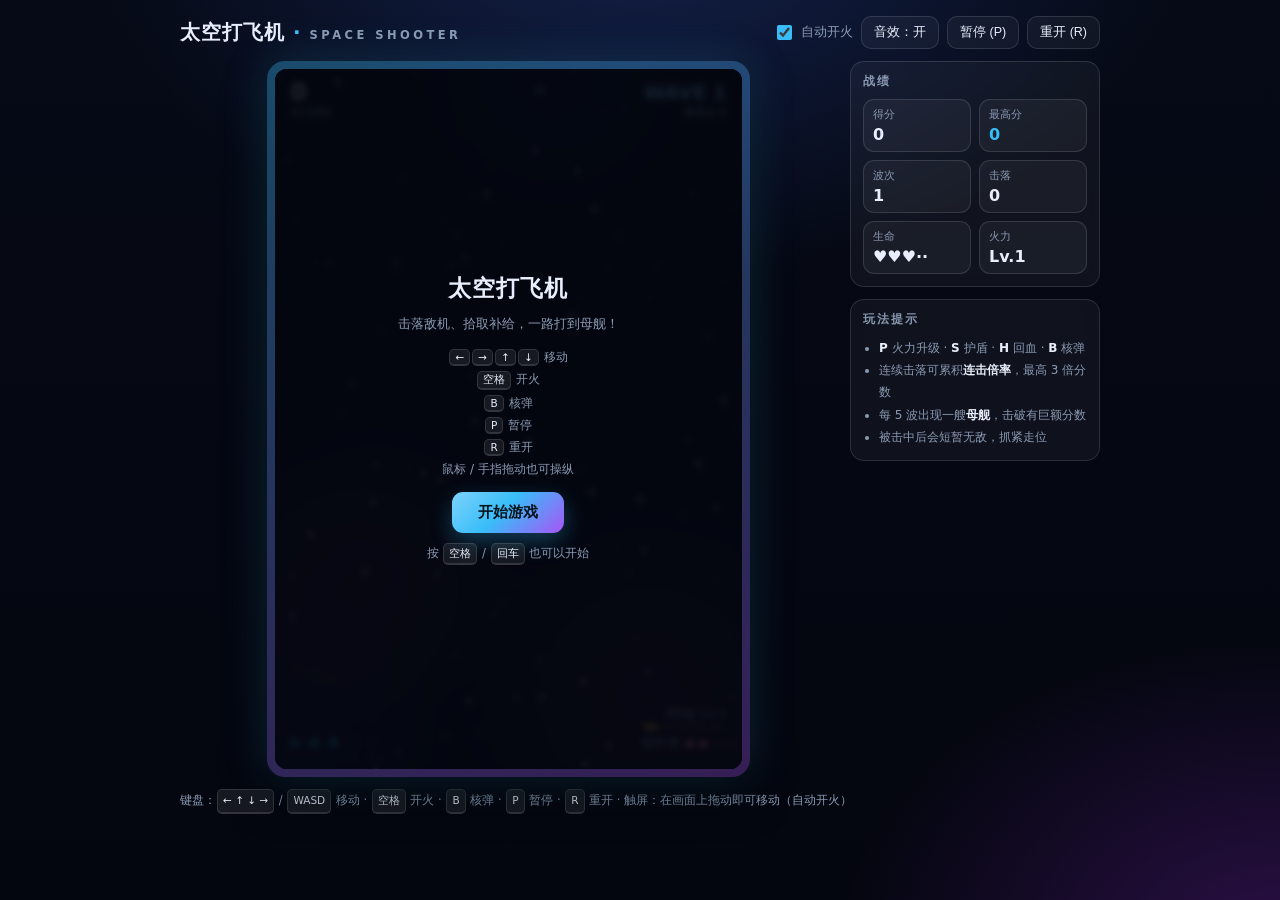
<file: index.html>
<!DOCTYPE html>
<html lang="zh-CN">
<head>
<meta charset="utf-8" />
<meta name="viewport" content="width=device-width, initial-scale=1, maximum-scale=1, user-scalable=no" />
<title>太空打飞机 · Space Shooter</title>
<link rel="stylesheet" href="style.css" />
</head>
<body>
<div class="app">

  <header class="topbar">
    <h1>太空打飞机<span class="dot">·</span><em>SPACE SHOOTER</em></h1>
    <div class="actions">
      <label class="switch" title="开启后无需一直按住开火键">
        <input type="checkbox" id="chkAuto" checked />
        <span>自动开火</span>
      </label>
      <button id="btnSound" class="ghost-btn" type="button">音效：开</button>
      <button id="btnPause" class="ghost-btn" type="button">暂停 (P)</button>
      <button id="btnRestart" class="ghost-btn" type="button">重开 (R)</button>
    </div>
  </header>

  <main class="stage">
    <div class="board-col" id="boardCol">
    <div class="board-wrap" id="boardWrap">
      <canvas id="game"></canvas>

      <div class="overlay" id="overlay">
        <h2 id="ovTitle">太空打飞机</h2>
        <p id="ovText">击落敌机、拾取补给，一路打到母舰！</p>
        <div class="keys" id="ovKeys">
          <span><kbd>←</kbd><kbd>→</kbd><kbd>↑</kbd><kbd>↓</kbd> 移动</span>
          <span><kbd>空格</kbd> 开火</span>
          <span><kbd>B</kbd> 核弹</span>
          <span><kbd>P</kbd> 暂停</span>
          <span><kbd>R</kbd> 重开</span>
          <span>鼠标 / 手指拖动也可操纵</span>
        </div>
        <button id="ovBtn" class="primary-btn" type="button">开始游戏</button>
        <p class="tiny" id="ovTiny">按 <kbd>空格</kbd> / <kbd>回车</kbd> 也可以开始</p>
      </div>
      </div>
    </div>

    <aside class="side">
      <div class="box">
        <h2>战绩</h2>
        <div class="stats">
          <div class="stat"><span>得分</span><b id="uiScore">0</b></div>
          <div class="stat"><span>最高分</span><b id="uiHigh" class="accent">0</b></div>
          <div class="stat"><span>波次</span><b id="uiWave">0</b></div>
          <div class="stat"><span>击落</span><b id="uiKills">0</b></div>
          <div class="stat"><span>生命</span><b id="uiLives">♥♥♥</b></div>
          <div class="stat"><span>火力</span><b id="uiWeapon">Lv.1</b></div>
        </div>
      </div>

      <div class="box">
        <h2>玩法提示</h2>
        <ul class="tips">
          <li><b>P</b> 火力升级 · <b>S</b> 护盾 · <b>H</b> 回血 · <b>B</b> 核弹</li>
          <li>连续击落可累积<b>连击倍率</b>，最高 3 倍分数</li>
          <li>每 5 波出现一艘<b>母舰</b>，击破有巨额分数</li>
          <li>被击中后会短暂无敌，抓紧走位</li>
        </ul>
      </div>
    </aside>
  </main>

  <div class="touchbar" id="touchbar">
    <button type="button" data-act="left">◀</button>
    <button type="button" data-act="right">▶</button>
    <button type="button" data-act="bomb">核弹 B</button>
    <button type="button" data-act="pause">暂停</button>
  </div>

  <footer class="footnote">
    键盘：<kbd>← ↑ ↓ →</kbd> / <kbd>WASD</kbd> 移动 · <kbd>空格</kbd> 开火 · <kbd>B</kbd> 核弹 · <kbd>P</kbd> 暂停 · <kbd>R</kbd> 重开 ·
    触屏：在画面上拖动即可移动（自动开火）
  </footer>

</div>
<script src="core.js"></script>
<script src="game.js"></script>
</body>
</html>
</file>
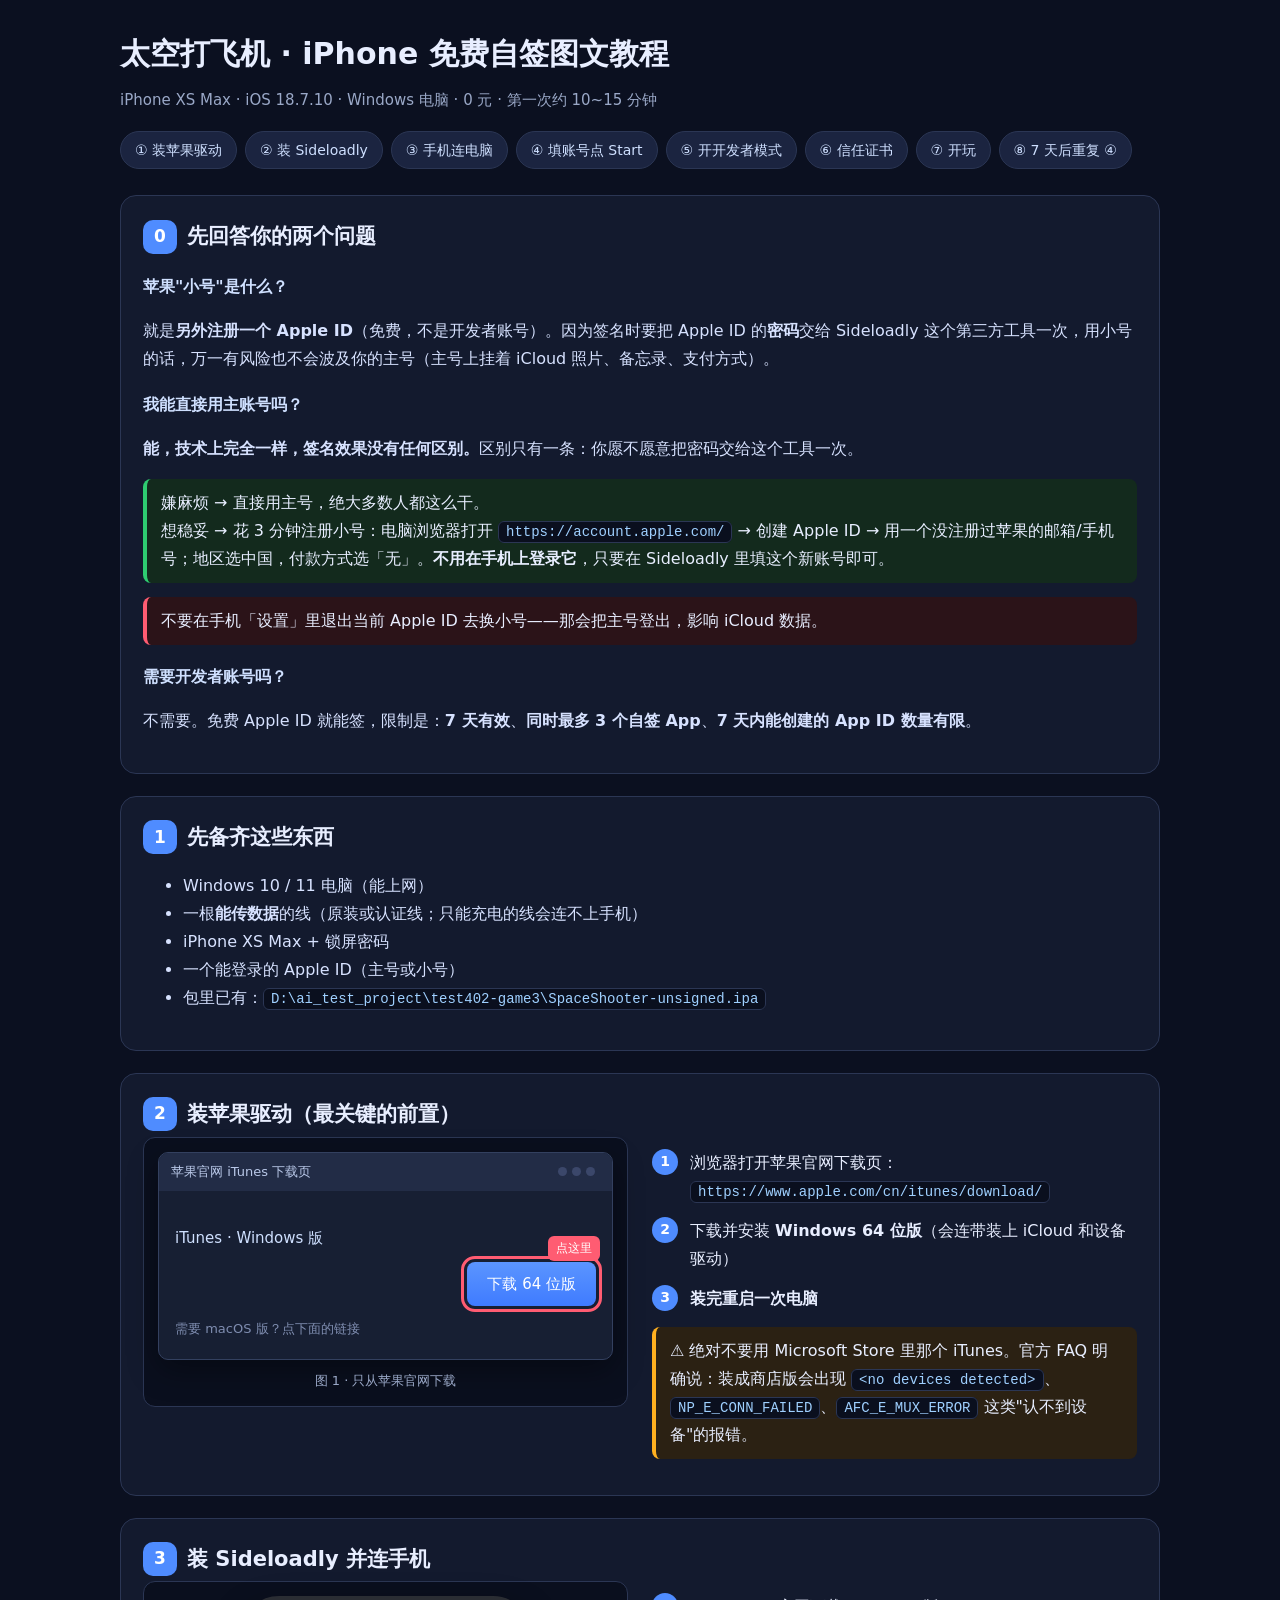
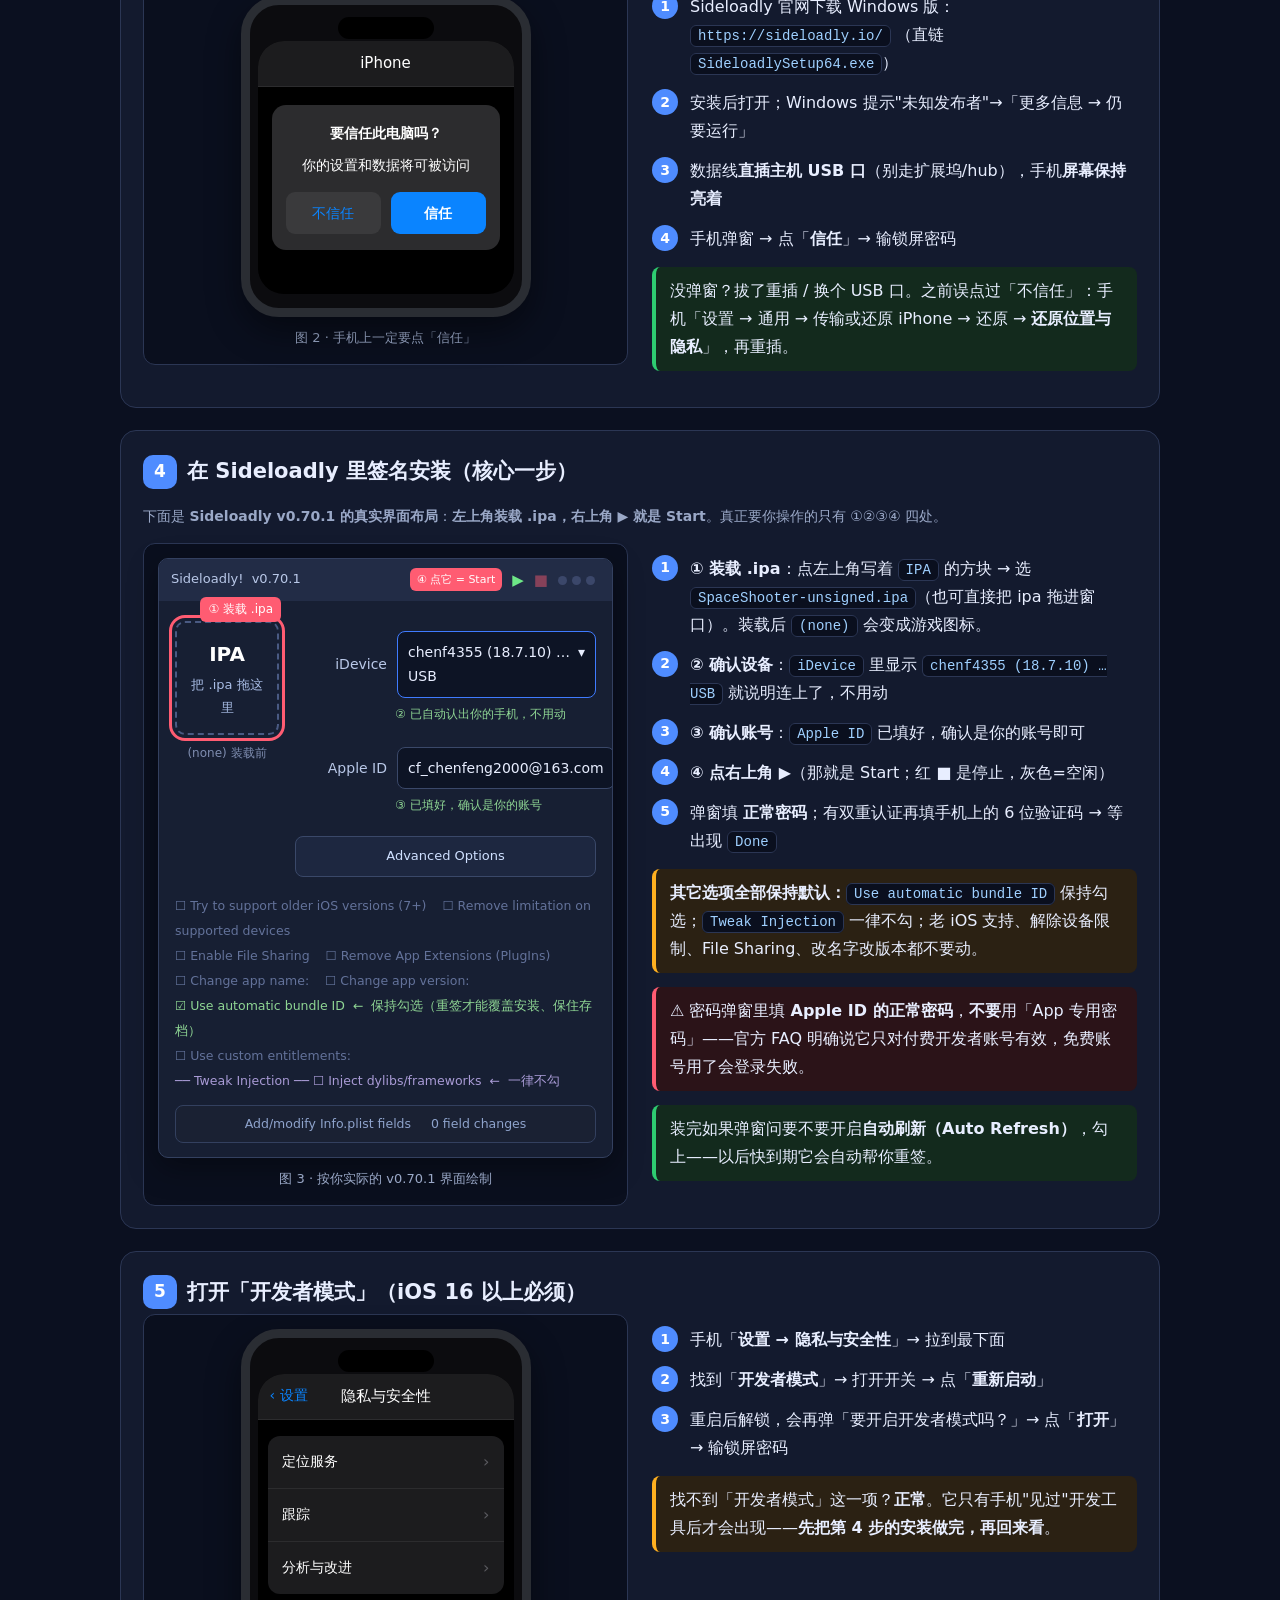
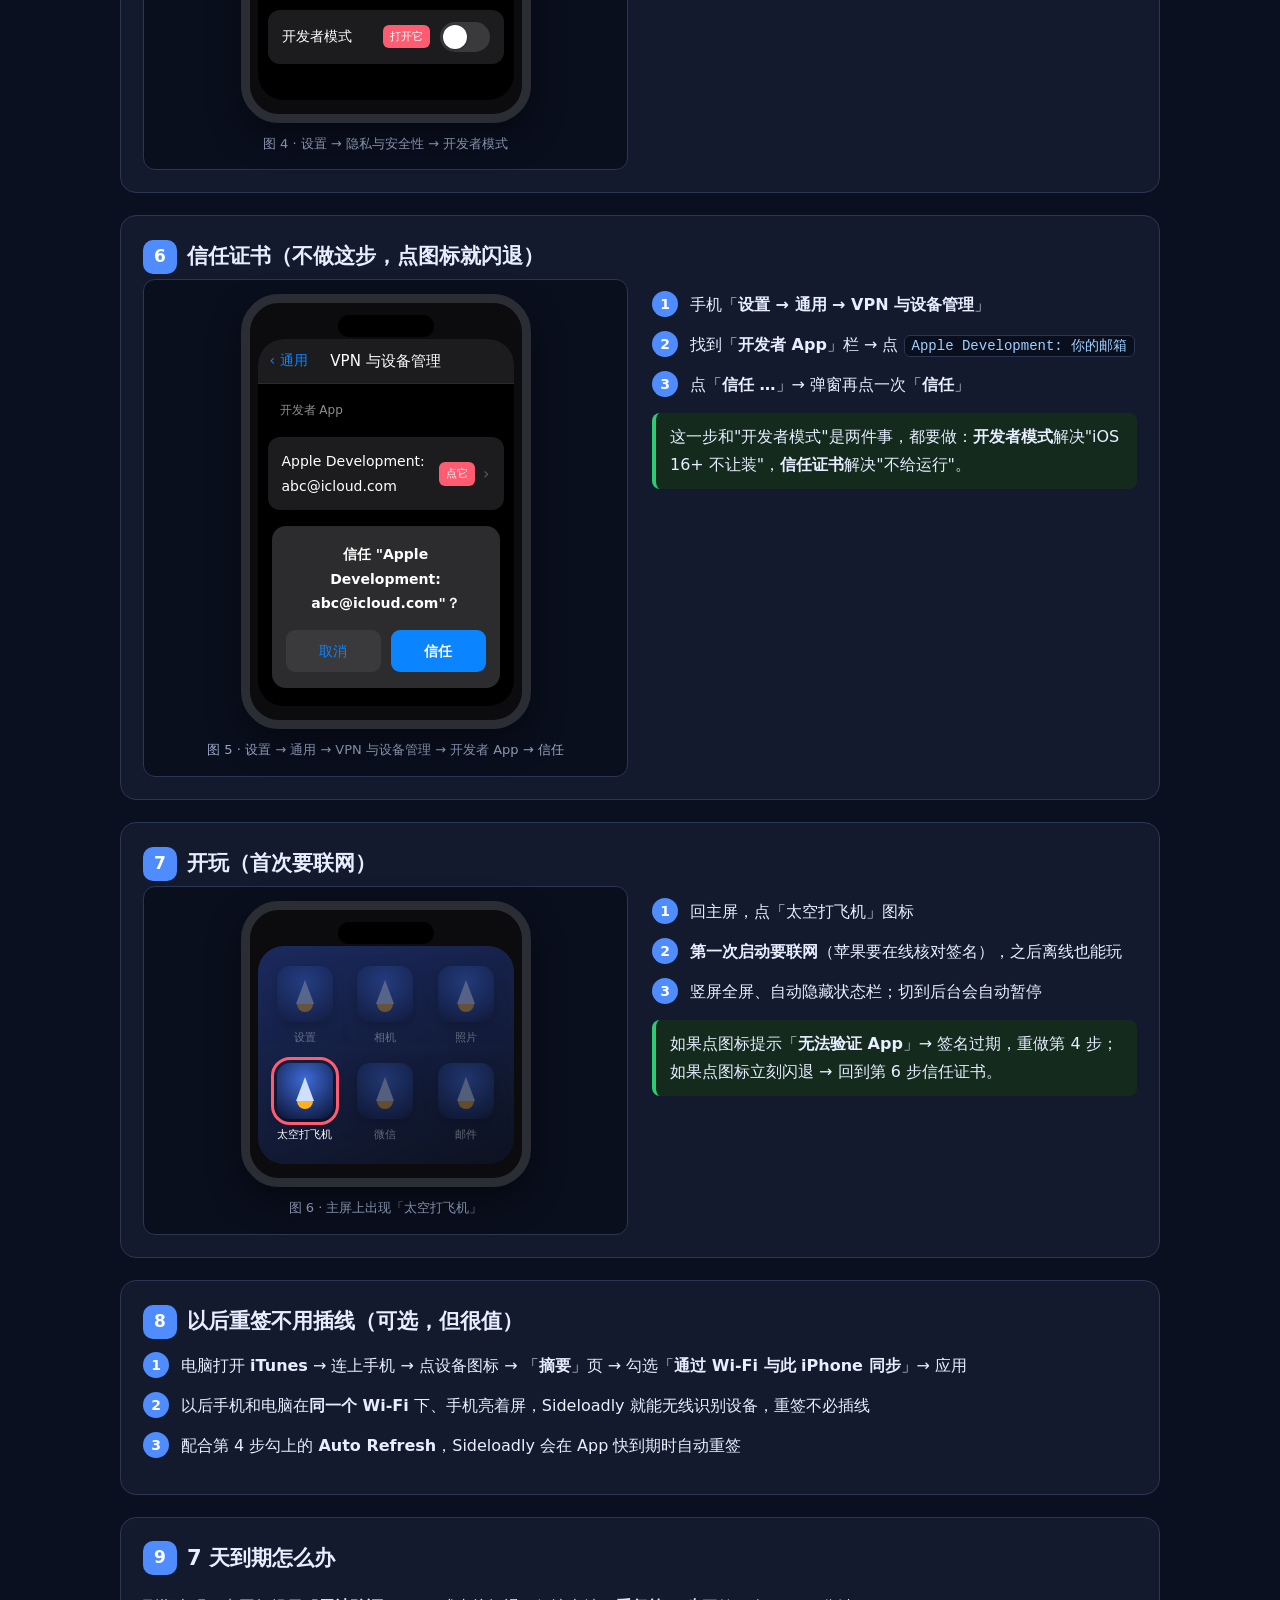
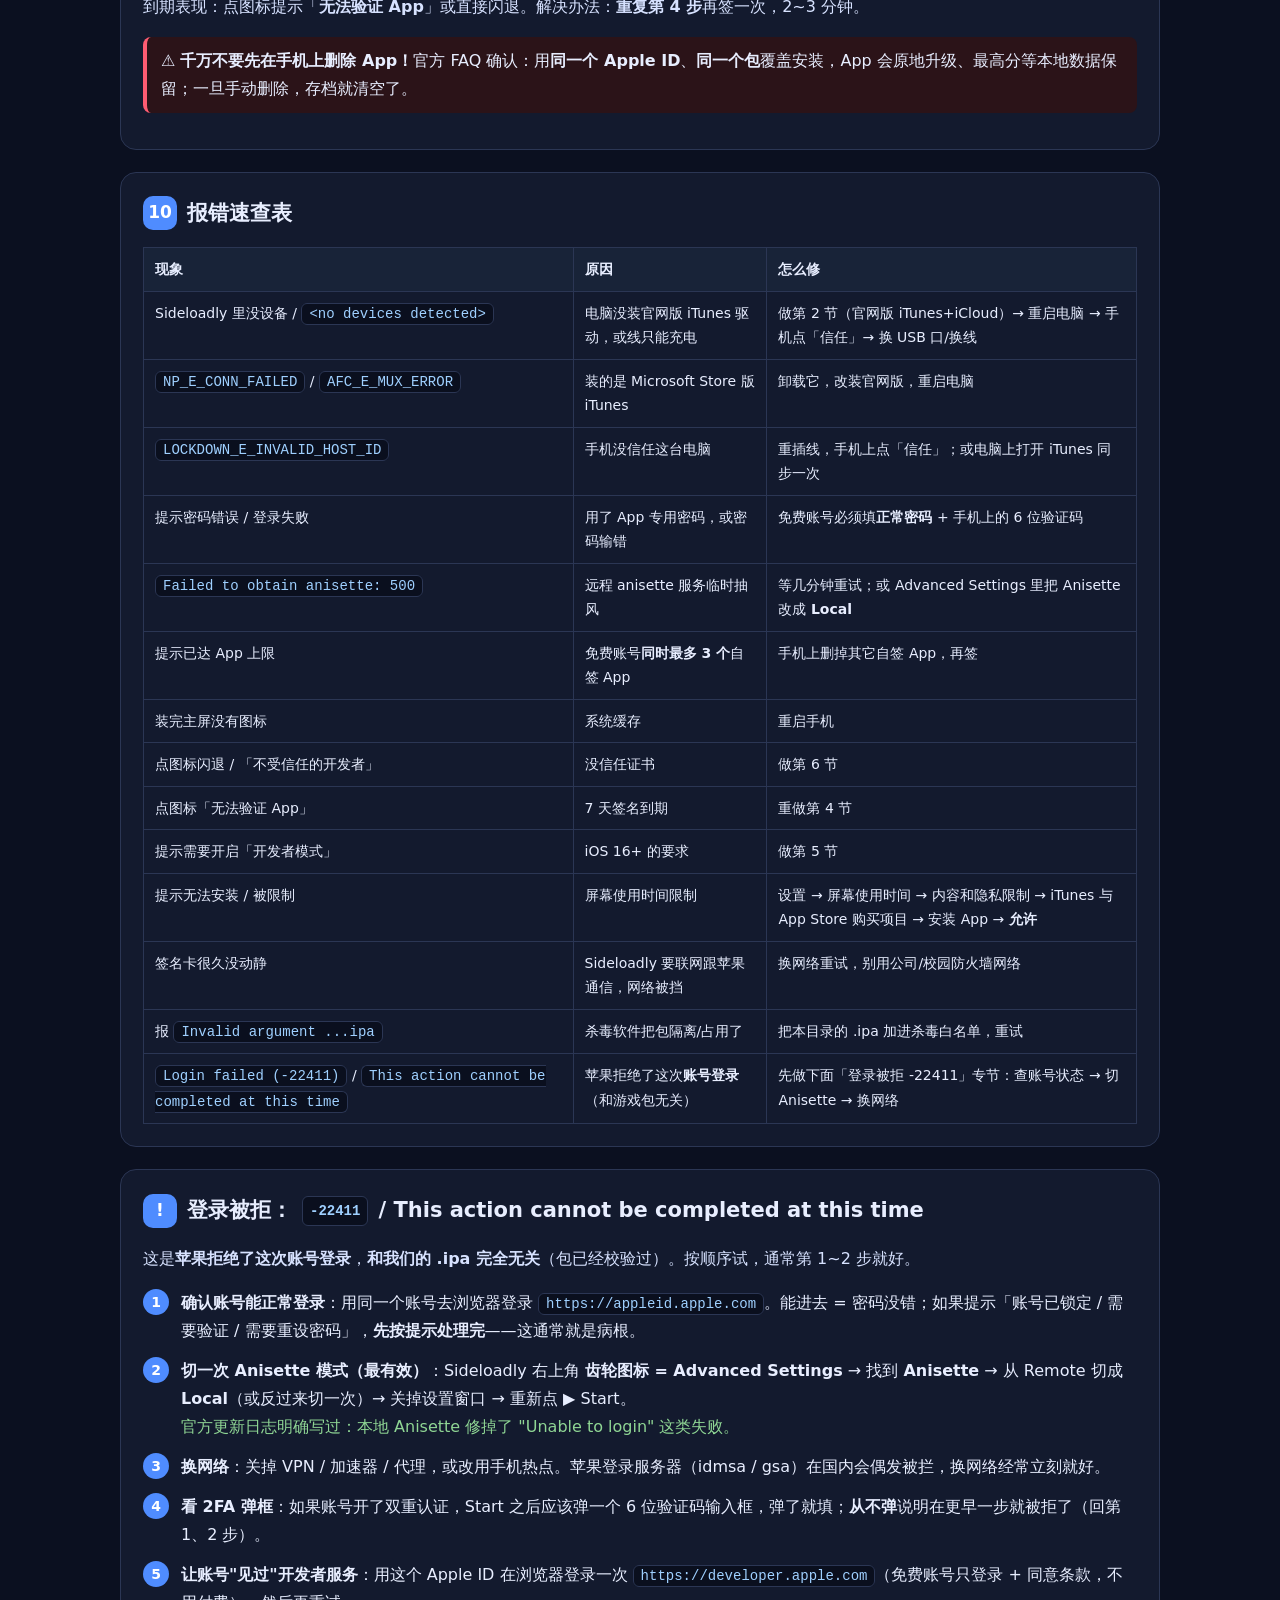
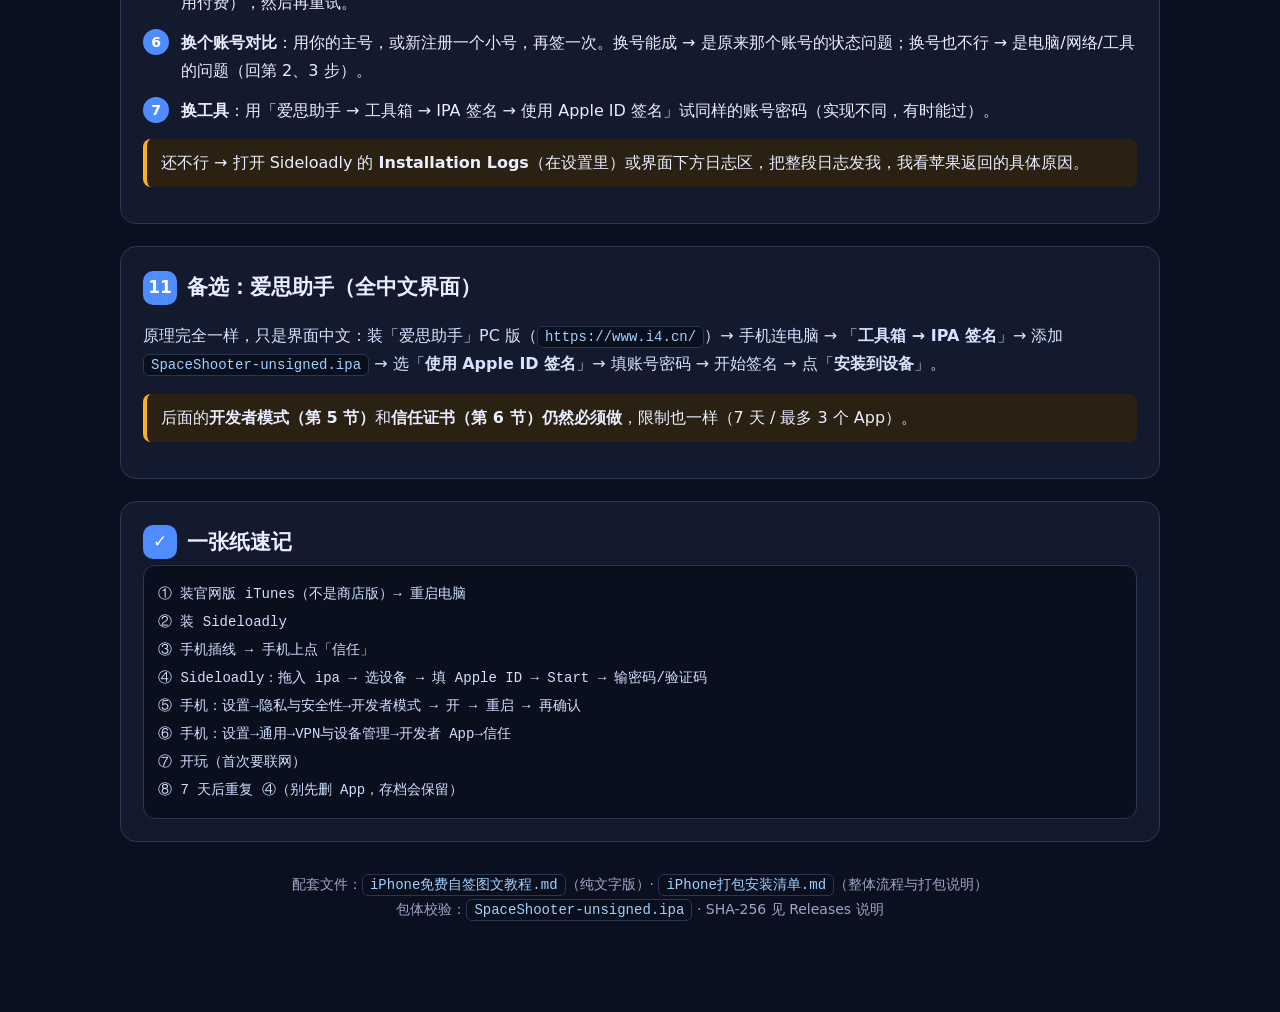
<file: iPhone自签图文教程.html>
<!doctype html>
<html lang="zh-CN">
<head>
<meta charset="utf-8">
<meta name="viewport" content="width=device-width, initial-scale=1">
<title>太空打飞机 · iPhone 免费自签图文教程</title>
<style>
:root{
  --bg:#0b1020; --card:#131a2e; --card2:#1b2440; --line:#2b3654;
  --fg:#e8eeff; --dim:#9aa8c7; --accent:#4f8cff; --ok:#2ecc71; --warn:#ffb020; --bad:#ff5c72;
}
*{box-sizing:border-box}
body{margin:0;background:var(--bg);color:var(--fg);
  font:16px/1.75 -apple-system,"PingFang SC","Microsoft YaHei",system-ui,sans-serif}
.wrap{max-width:1080px;margin:0 auto;padding:28px 20px 80px}
header h1{font-size:30px;margin:0 0 6px}
header .sub{color:var(--dim);margin:0 0 16px;font-size:15px}
.flow{display:flex;flex-wrap:wrap;gap:8px;margin:18px 0 26px}
.flow span{background:var(--card2);border:1px solid var(--line);border-radius:999px;
  padding:6px 14px;font-size:14px;color:#cfe0ff}
.card{background:var(--card);border:1px solid var(--line);border-radius:16px;
  padding:22px;margin:0 0 22px}
.card h2{font-size:21px;margin:0 0 4px;display:flex;align-items:center;gap:10px}
.card h2 .no{background:var(--accent);color:#fff;border-radius:10px;width:34px;height:34px;
  display:inline-flex;align-items:center;justify-content:center;font-size:17px;flex:0 0 auto}
.card h3{font-size:16px;margin:18px 0 6px;color:#cfe0ff}
.card p,.card li{color:#d7e2ff}
.tip{background:#132a1d;border-left:4px solid var(--ok);padding:10px 14px;border-radius:8px;margin:14px 0}
.warnbox{background:#2b2113;border-left:4px solid var(--warn);padding:10px 14px;border-radius:8px;margin:14px 0}
.badbox{background:#2b1318;border-left:4px solid var(--bad);padding:10px 14px;border-radius:8px;margin:14px 0}
.two{display:grid;grid-template-columns:minmax(300px,1fr) minmax(300px,1fr);gap:24px;align-items:start}
@media(max-width:860px){.two{grid-template-columns:1fr}}
code{background:#0a0f1e;border:1px solid var(--line);border-radius:6px;padding:2px 7px;
  font-family:Consolas,Monaco,monospace;font-size:14px;color:#9fd0ff}
.step{display:flex;gap:12px;margin:12px 0}
.step .n{flex:0 0 26px;height:26px;border-radius:50%;background:var(--accent);color:#fff;
  display:flex;align-items:center;justify-content:center;font-size:14px;font-weight:700}
.mock{background:#0a0f1e;border:1px solid var(--line);border-radius:12px;padding:14px}
.mock .cap{text-align:center;color:var(--dim);font-size:13px;margin-top:10px}
/* Windows 窗口 */
.win{background:#171f33;border:1px solid #33405f;border-radius:10px;overflow:hidden;
  box-shadow:0 10px 30px rgba(0,0,0,.35)}
.win .bar{background:#222c46;padding:8px 12px;font-size:13px;color:#b9c8e8;display:flex;
  justify-content:space-between;align-items:center}
.win .bar .dots span{display:inline-block;width:9px;height:9px;border-radius:50%;
  background:#3b476a;margin-right:5px}
.win .body{padding:34px 16px 18px}
.dropzone{border:2px dashed #4a5a83;border-radius:10px;padding:26px 14px;text-align:center;
  color:#a9bde6;font-size:14px}
.dropzone b{color:#fff}
.row{display:flex;align-items:center;gap:10px;margin-top:24px;font-size:14px}
.row .lbl{flex:0 0 92px;color:#b9c8e8;text-align:right}
.fake{flex:1;background:#0d1425;border:1px solid #3a4869;border-radius:8px;padding:8px 10px;
  color:#e8eeff}
.fake.sel{display:flex;justify-content:space-between}
.btn{background:#2a3550;border:none;border-radius:8px;padding:9px 20px;color:#fff;font-size:15px}
.btn.primary{background:linear-gradient(180deg,#5b95ff,#3f7bff)}
.right{display:flex;justify-content:flex-end;margin-top:14px}
.mark{outline:3px solid #ff5c72;outline-offset:3px;border-radius:8px;position:relative}
.mark::after{content:attr(data-tag);position:absolute;right:-4px;top:-26px;z-index:3;background:#ff5c72;color:#fff;
  font-size:12px;padding:2px 8px;border-radius:6px;white-space:nowrap}
</style>
</head>
<body><style>
/* iPhone 模拟 */
.phone{width:290px;margin:0 auto;background:#0c0c0f;border:9px solid #2a2d33;border-radius:38px;
  padding:10px 8px 14px;position:relative;box-shadow:0 14px 34px rgba(0,0,0,.45)}
.phone::before{content:"";position:absolute;top:12px;left:50%;transform:translateX(-50%);
  width:96px;height:22px;background:#000;border-radius:14px}
.screen{background:#000;border-radius:26px;overflow:hidden;margin-top:26px}
.navbar{background:#1c1c1e;color:#fff;text-align:center;font-size:15px;padding:9px 0;
  border-bottom:1px solid #2c2c2e;position:relative}
.navbar .back{position:absolute;left:12px;color:#0a84ff;font-size:14px}
.group{background:#1c1c1e;margin:16px 10px;border-radius:12px;overflow:hidden}
.gtitle{color:#8e8e93;font-size:12px;margin:16px 22px 6px}
.irow{display:flex;align-items:center;justify-content:space-between;padding:12px 14px;
  color:#fff;font-size:14px;border-bottom:1px solid #2c2c2e}
.irow:last-child{border-bottom:none}
.irow .chev{color:#5b5b60;font-size:16px}
.sw{width:50px;height:30px;border-radius:15px;background:#34c759;position:relative;flex:0 0 auto}
.sw::after{content:"";position:absolute;top:3px;right:3px;width:24px;height:24px;border-radius:50%;
  background:#fff;box-shadow:0 1px 3px rgba(0,0,0,.3)}
.sw.off{background:#3a3a3c}
.sw.off::after{right:auto;left:3px}
.alert{background:#2c2c2e;border-radius:14px;margin:18px 14px;padding:16px 14px;text-align:center;
  color:#fff;font-size:14px;box-shadow:0 12px 30px rgba(0,0,0,.4)}
.alert .title{font-weight:600;margin-bottom:8px}
.alert .btns{display:flex;gap:10px;margin-top:14px}
.alert .btns div{flex:1;background:#3a3a3c;border-radius:9px;padding:9px 0;font-size:14px;color:#0a84ff}
.alert .btns div.hi{background:#0a84ff;color:#fff;font-weight:600}
.pass{width:100%;background:#1c1c1e;border:1px solid #3a3a3c;border-radius:8px;padding:10px;
  color:#fff;letter-spacing:4px;text-align:center;font-family:monospace}
.home{background:linear-gradient(160deg,#1b2a5e,#0d1220);padding:20px 12px;display:grid;
  grid-template-columns:repeat(4,1fr);gap:16px 10px}
.appicon{text-align:center;color:#fff;font-size:11px}
.appicon .ic{width:56px;height:56px;margin:0 auto 6px;border-radius:13px;
  background:radial-gradient(circle at 50% 30%,#3d6bd8,#0b1230);position:relative;overflow:hidden;
  box-shadow:0 4px 10px rgba(0,0,0,.5)}
.appicon .ic::after{content:"";position:absolute;left:50%;top:14px;transform:translateX(-50%);
  width:0;height:0;border-left:9px solid transparent;border-right:9px solid transparent;
  border-bottom:24px solid #cfe0ff}
.appicon .ic::before{content:"";position:absolute;left:50%;bottom:10px;transform:translateX(-50%);
  width:16px;height:8px;background:#ffb020;border-radius:0 0 8px 8px}
.appicon.dim{opacity:.35}
.tbl{width:100%;border-collapse:collapse;margin-top:12px;font-size:14px}
.tbl th,.tbl td{border:1px solid var(--line);padding:9px 11px;text-align:left;vertical-align:top}
.tbl th{background:#182338}
.tablewrap{overflow-x:auto}
.pill{background:#ff5c72;color:#fff;font-size:11px;border-radius:6px;padding:2px 7px;white-space:nowrap}
.foot{color:var(--dim);font-size:14px;text-align:center;margin-top:30px}
@media print{
  body{background:#fff;color:#000}
  .card,.mock,.phone{box-shadow:none}
  .two{grid-template-columns:1fr}
}
</style><div class="wrap">

<header>
  <h1>太空打飞机 · iPhone 免费自签图文教程</h1>
  <p class="sub">iPhone XS Max · iOS 18.7.10 · Windows 电脑 · 0 元 · 第一次约 10~15 分钟</p>
  <div class="flow">
    <span>① 装苹果驱动</span><span>② 装 Sideloadly</span><span>③ 手机连电脑</span>
    <span>④ 填账号点 Start</span><span>⑤ 开开发者模式</span><span>⑥ 信任证书</span>
    <span>⑦ 开玩</span><span>⑧ 7 天后重复 ④</span>
  </div>
</header>

<section class="card">
  <h2><span class="no">0</span>先回答你的两个问题</h2>
  <h3>苹果"小号"是什么？</h3>
  <p>就是<b>另外注册一个 Apple ID</b>（免费，不是开发者账号）。因为签名时要把 Apple ID 的<b>密码</b>交给 Sideloadly 这个第三方工具一次，用小号的话，万一有风险也不会波及你的主号（主号上挂着 iCloud 照片、备忘录、支付方式）。</p>
  <h3>我能直接用主账号吗？</h3>
  <p><b>能，技术上完全一样，签名效果没有任何区别。</b>区别只有一条：你愿不愿意把密码交给这个工具一次。</p>
  <div class="tip">嫌麻烦 → 直接用主号，绝大多数人都这么干。<br>
  想稳妥 → 花 3 分钟注册小号：电脑浏览器打开 <code>https://account.apple.com/</code> → 创建 Apple ID → 用一个没注册过苹果的邮箱/手机号；地区选中国，付款方式选「无」。<b>不用在手机上登录它</b>，只要在 Sideloadly 里填这个新账号即可。</div>
  <div class="badbox">不要在手机「设置」里退出当前 Apple ID 去换小号——那会把主号登出，影响 iCloud 数据。</div>
  <h3>需要开发者账号吗？</h3>
  <p>不需要。免费 Apple ID 就能签，限制是：<b>7 天有效</b>、<b>同时最多 3 个自签 App</b>、<b>7 天内能创建的 App ID 数量有限</b>。</p>
</section>

<section class="card">
  <h2><span class="no">1</span>先备齐这些东西</h2>
  <ul>
    <li>Windows 10 / 11 电脑（能上网）</li>
    <li>一根<b>能传数据</b>的线（原装或认证线；只能充电的线会连不上手机）</li>
    <li>iPhone XS Max + 锁屏密码</li>
    <li>一个能登录的 Apple ID（主号或小号）</li>
    <li>包里已有：<code>D:\ai_test_project\test402-game3\SpaceShooter-unsigned.ipa</code></li>
  </ul>
</section><section class="card">
  <h2><span class="no">2</span>装苹果驱动（最关键的前置）</h2>
  <div class="two">
    <div class="mock">
      <div class="win">
        <div class="bar"><span>苹果官网 iTunes 下载页</span><span class="dots"><span></span><span></span><span></span></span></div>
        <div class="body">
          <div style="font-size:15px;color:#cfe0ff;margin-bottom:10px">iTunes · Windows 版</div>
          <div class="right" style="margin:0">
            <span class="btn primary mark" data-tag="点这里">下载 64 位版</span>
          </div>
          <div style="color:#7f8db0;font-size:13px;margin-top:12px">需要 macOS 版？点下面的链接</div>
        </div>
      </div>
      <div class="cap">图 1 · 只从苹果官网下载</div>
    </div>
    <div>
      <div class="step"><span class="n">1</span><div>浏览器打开苹果官网下载页：<br><code>https://www.apple.com/cn/itunes/download/</code></div></div>
      <div class="step"><span class="n">2</span><div>下载并安装 <b>Windows 64 位版</b>（会连带装上 iCloud 和设备驱动）</div></div>
      <div class="step"><span class="n">3</span><div><b>装完重启一次电脑</b></div></div>
      <div class="warnbox">⚠️ 绝对不要用 Microsoft Store 里那个 iTunes。官方 FAQ 明确说：装成商店版会出现 <code>&lt;no devices detected&gt;</code>、<code>NP_E_CONN_FAILED</code>、<code>AFC_E_MUX_ERROR</code> 这类"认不到设备"的报错。</div>
    </div>
  </div>
</section>

<section class="card">
  <h2><span class="no">3</span>装 Sideloadly 并连手机</h2>
  <div class="two">
    <div class="mock">
      <div class="phone">
        <div class="screen">
          <div class="navbar">iPhone</div>
          <div class="alert">
            <div class="title">要信任此电脑吗？</div>
            <div>你的设置和数据将可被访问</div>
            <div class="btns"><div>不信任</div><div class="hi">信任</div></div>
          </div>
          <div style="height:26px"></div>
        </div>
      </div>
      <div class="cap">图 2 · 手机上一定要点「信任」</div>
    </div>
    <div>
      <div class="step"><span class="n">1</span><div>Sideloadly 官网下载 Windows 版：<br><code>https://sideloadly.io/</code> （直链 <code>SideloadlySetup64.exe</code>）</div></div>
      <div class="step"><span class="n">2</span><div>安装后打开；Windows 提示"未知发布者"→「更多信息 → 仍要运行」</div></div>
      <div class="step"><span class="n">3</span><div>数据线<b>直插主机 USB 口</b>（别走扩展坞/hub），手机<b>屏幕保持亮着</b></div></div>
      <div class="step"><span class="n">4</span><div>手机弹窗 → 点「<b>信任</b>」→ 输锁屏密码</div></div>
      <div class="tip">没弹窗？拔了重插 / 换个 USB 口。之前误点过「不信任」：手机「设置 → 通用 → 传输或还原 iPhone → 还原 → <b>还原位置与隐私</b>」，再重插。</div>
    </div>
  </div>
</section><section class="card">
  <h2><span class="no">4</span>在 Sideloadly 里签名安装（核心一步）</h2>
  <p style="color:#9aa8c7;font-size:14px">下面是 <b>Sideloadly v0.70.1 的真实界面布局</b>：<b>左上角装载 .ipa，右上角 ▶ 就是 Start</b>。真正要你操作的只有 ①②③④ 四处。</p>
  <div class="two">
    <div class="mock">
      <div class="win">
        <div class="bar">
          <span>Sideloadly!&nbsp; v0.70.1</span>
          <span style="display:flex;align-items:center;gap:10px;font-size:15px">
            <span class="pill">④ 点它 = Start</span>
            <span style="color:#6ee787">▶</span>
            <span style="color:#ff5c72;opacity:.45">■</span>
            <span class="dots"><span></span><span></span><span></span></span>
          </span>
        </div>
        <div class="body" style="padding:20px 16px 14px">
          <div style="display:flex;gap:16px;align-items:flex-start">
            <div style="flex:0 0 104px">
              <div class="mark" data-tag="① 装载 .ipa" style="border:2px dashed #4a5a83;border-radius:10px;padding:14px 8px;text-align:center;color:#a9bde6;font-size:13px">
                <b style="display:block;font-size:20px;color:#fff;margin-bottom:2px">IPA</b>把 .ipa 拖这里
              </div>
              <div style="text-align:center;color:#7f8db0;font-size:12px;margin-top:8px">(none) 装载前</div>
            </div>
            <div style="flex:1">
              <div class="row" style="margin-top:10px"><span class="lbl">iDevice</span><span class="fake sel" style="border-color:#3f7bff"><span>chenf4355 (18.7.10) …USB</span><span>▾</span></span></div>
              <div style="color:#8fd694;font-size:12px;margin:6px 0 0 100px">② 已自动认出你的手机，不用动</div>
              <div class="row" style="margin-top:22px"><span class="lbl">Apple ID</span><span class="fake">cf_chenfeng2000@163.com</span></div>
              <div style="color:#8fd694;font-size:12px;margin:6px 0 0 100px">③ 已填好，确认是你的账号</div>
              <div style="margin-top:20px;background:#1d2740;border:1px solid #3a4869;border-radius:8px;text-align:center;padding:8px;color:#cfe0ff;font-size:13px">Advanced Options</div>
            </div>
          </div>
          <div style="margin-top:16px;color:#63729a;font-size:12.5px;line-height:2">
            <div>☐ Try to support older iOS versions (7+)&nbsp;&nbsp;&nbsp; ☐ Remove limitation on supported devices</div>
            <div>☐ Enable File Sharing&nbsp;&nbsp;&nbsp; ☐ Remove App Extensions (PlugIns)</div>
            <div>☐ Change app name:&nbsp;&nbsp;&nbsp; ☐ Change app version:</div>
            <div style="color:#8fd694">☑ Use automatic bundle ID &nbsp;←&nbsp; 保持勾选（重签才能覆盖安装、保住存档）</div>
            <div>☐ Use custom entitlements:</div>
            <div style="color:#a99bd6">── Tweak Injection ── ☐ Inject dylibs/frameworks &nbsp;←&nbsp; 一律不勾</div>
          </div>
          <div style="margin-top:12px;background:#1a2133;border:1px solid #33405f;border-radius:8px;text-align:center;padding:7px;color:#8ea3cc;font-size:12.5px">Add/modify Info.plist fields&nbsp;&nbsp;&nbsp;&nbsp; 0 field changes</div>
        </div>
      </div>
      <div class="cap">图 3 · 按你实际的 v0.70.1 界面绘制</div>
    </div>
    <div>
      <div class="step"><span class="n">1</span><div><b>① 装载 .ipa</b>：点左上角写着 <code>IPA</code> 的方块 → 选 <code>SpaceShooter-unsigned.ipa</code>（也可直接把 ipa 拖进窗口）。装载后 <code>(none)</code> 会变成游戏图标。</div></div>
      <div class="step"><span class="n">2</span><div><b>② 确认设备</b>：<code>iDevice</code> 里显示 <code>chenf4355 (18.7.10) … USB</code> 就说明连上了，不用动</div></div>
      <div class="step"><span class="n">3</span><div><b>③ 确认账号</b>：<code>Apple ID</code> 已填好，确认是你的账号即可</div></div>
      <div class="step"><span class="n">4</span><div><b>④ 点右上角 ▶</b>（那就是 Start；红 ■ 是停止，灰色=空闲）</div></div>
      <div class="step"><span class="n">5</span><div>弹窗填 <b>正常密码</b>；有双重认证再填手机上的 6 位验证码 → 等出现 <code>Done</code></div></div>
      <div class="warnbox"><b>其它选项全部保持默认：</b><code>Use automatic bundle ID</code> 保持勾选；<code>Tweak Injection</code> 一律不勾；老 iOS 支持、解除设备限制、File Sharing、改名字改版本都不要动。</div>
      <div class="badbox">⚠️ 密码弹窗里填 <b>Apple ID 的正常密码</b>，<b>不要</b>用「App 专用密码」——官方 FAQ 明确说它只对付费开发者账号有效，免费账号用了会登录失败。</div>
      <div class="tip">装完如果弹窗问要不要开启<b>自动刷新（Auto Refresh）</b>，勾上——以后快到期它会自动帮你重签。</div>
    </div>
  </div>
</section>

<section class="card">
  <h2><span class="no">5</span>打开「开发者模式」（iOS 16 以上必须）</h2>
  <div class="two">
    <div class="mock">
      <div class="phone">
        <div class="screen">
          <div class="navbar"><span class="back">‹ 设置</span>隐私与安全性</div>
          <div class="group">
            <div class="irow"><span>定位服务</span><span class="chev">›</span></div>
            <div class="irow"><span>跟踪</span><span class="chev">›</span></div>
            <div class="irow"><span>分析与改进</span><span class="chev">›</span></div>
          </div>
          <div class="group">
            <div class="irow"><span>开发者模式</span><span style="display:flex;align-items:center;gap:10px"><span class="pill">打开它</span><span class="sw off"></span></span></div>
          </div>
          <div style="height:20px"></div>
        </div>
      </div>
      <div class="cap">图 4 · 设置 → 隐私与安全性 → 开发者模式</div>
    </div>
    <div>
      <div class="step"><span class="n">1</span><div>手机「<b>设置 → 隐私与安全性</b>」→ 拉到最下面</div></div>
      <div class="step"><span class="n">2</span><div>找到「<b>开发者模式</b>」→ 打开开关 → 点「<b>重新启动</b>」</div></div>
      <div class="step"><span class="n">3</span><div>重启后解锁，会再弹「要开启开发者模式吗？」→ 点「<b>打开</b>」→ 输锁屏密码</div></div>
      <div class="warnbox">找不到「开发者模式」这一项？<b>正常</b>。它只有手机"见过"开发工具后才会出现——<b>先把第 4 步的安装做完，再回来看</b>。</div>
    </div>
  </div>
</section><section class="card">
  <h2><span class="no">6</span>信任证书（不做这步，点图标就闪退）</h2>
  <div class="two">
    <div class="mock">
      <div class="phone">
        <div class="screen">
          <div class="navbar"><span class="back">‹ 通用</span>VPN 与设备管理</div>
          <div class="gtitle">开发者 App</div>
          <div class="group">
            <div class="irow"><span>Apple Development: abc@icloud.com</span><span style="display:flex;align-items:center;gap:8px"><span class="pill">点它</span><span class="chev">›</span></span></div>
          </div>
          <div class="alert" style="margin-top:4px">
            <div class="title">信任 "Apple Development: abc@icloud.com"？</div>
            <div class="btns"><div>取消</div><div class="hi">信任</div></div>
          </div>
        </div>
      </div>
      <div class="cap">图 5 · 设置 → 通用 → VPN 与设备管理 → 开发者 App → 信任</div>
    </div>
    <div>
      <div class="step"><span class="n">1</span><div>手机「<b>设置 → 通用 → VPN 与设备管理</b>」</div></div>
      <div class="step"><span class="n">2</span><div>找到「<b>开发者 App</b>」栏 → 点 <code>Apple Development: 你的邮箱</code></div></div>
      <div class="step"><span class="n">3</span><div>点「<b>信任 …</b>」→ 弹窗再点一次「<b>信任</b>」</div></div>
      <div class="tip">这一步和"开发者模式"是两件事，都要做：<b>开发者模式</b>解决"iOS 16+ 不让装"，<b>信任证书</b>解决"不给运行"。</div>
    </div>
  </div>
</section>

<section class="card">
  <h2><span class="no">7</span>开玩（首次要联网）</h2>
  <div class="two">
    <div class="mock">
      <div class="phone">
        <div class="screen">
          <div class="home" style="grid-template-columns:repeat(3,1fr)">
            <div class="appicon dim"><div class="ic"></div>设置</div>
            <div class="appicon dim"><div class="ic"></div>相机</div>
            <div class="appicon dim"><div class="ic"></div>照片</div>
            <div class="appicon"><div class="ic" style="outline:3px solid #ff5c72;outline-offset:3px"></div>太空打飞机</div>
            <div class="appicon dim"><div class="ic"></div>微信</div>
            <div class="appicon dim"><div class="ic"></div>邮件</div>
          </div>
        </div>
      </div>
      <div class="cap">图 6 · 主屏上出现「太空打飞机」</div>
    </div>
    <div>
      <div class="step"><span class="n">1</span><div>回主屏，点「太空打飞机」图标</div></div>
      <div class="step"><span class="n">2</span><div><b>第一次启动要联网</b>（苹果要在线核对签名），之后离线也能玩</div></div>
      <div class="step"><span class="n">3</span><div>竖屏全屏、自动隐藏状态栏；切到后台会自动暂停</div></div>
      <div class="tip">如果点图标提示「<b>无法验证 App</b>」→ 签名过期，重做第 4 步；<br>如果点图标立刻闪退 → 回到第 6 步信任证书。</div>
    </div>
  </div>
</section><section class="card">
  <h2><span class="no">8</span>以后重签不用插线（可选，但很值）</h2>
  <div class="step"><span class="n">1</span><div>电脑打开 <b>iTunes</b> → 连上手机 → 点设备图标 → 「<b>摘要</b>」页 → 勾选「<b>通过 Wi-Fi 与此 iPhone 同步</b>」→ 应用</div></div>
  <div class="step"><span class="n">2</span><div>以后手机和电脑在<b>同一个 Wi-Fi</b> 下、手机亮着屏，Sideloadly 就能无线识别设备，重签不必插线</div></div>
  <div class="step"><span class="n">3</span><div>配合第 4 步勾上的 <b>Auto Refresh</b>，Sideloadly 会在 App 快到期时自动重签</div></div>
</section>

<section class="card">
  <h2><span class="no">9</span>7 天到期怎么办</h2>
  <p>到期表现：点图标提示「<b>无法验证 App</b>」或直接闪退。解决办法：<b>重复第 4 步</b>再签一次，2~3 分钟。</p>
  <div class="badbox">⚠️ <b>千万不要先在手机上删除 App！</b>官方 FAQ 确认：用<b>同一个 Apple ID</b>、<b>同一个包</b>覆盖安装，App 会原地升级、最高分等本地数据保留；一旦手动删除，存档就清空了。</div>
</section>

<section class="card">
  <h2><span class="no">10</span>报错速查表</h2>
  <div class="tablewrap">
  <table class="tbl">
    <tr><th>现象</th><th>原因</th><th>怎么修</th></tr>
    <tr><td>Sideloadly 里没设备 / <code>&lt;no devices detected&gt;</code></td><td>电脑没装官网版 iTunes 驱动，或线只能充电</td><td>做第 2 节（官网版 iTunes+iCloud）→ 重启电脑 → 手机点「信任」→ 换 USB 口/换线</td></tr>
    <tr><td><code>NP_E_CONN_FAILED</code> / <code>AFC_E_MUX_ERROR</code></td><td>装的是 Microsoft Store 版 iTunes</td><td>卸载它，改装官网版，重启电脑</td></tr>
    <tr><td><code>LOCKDOWN_E_INVALID_HOST_ID</code></td><td>手机没信任这台电脑</td><td>重插线，手机上点「信任」；或电脑上打开 iTunes 同步一次</td></tr>
    <tr><td>提示密码错误 / 登录失败</td><td>用了 App 专用密码，或密码输错</td><td>免费账号必须填<b>正常密码</b> + 手机上的 6 位验证码</td></tr>
    <tr><td><code>Failed to obtain anisette: 500</code></td><td>远程 anisette 服务临时抽风</td><td>等几分钟重试；或 Advanced Settings 里把 Anisette 改成 <b>Local</b></td></tr>
    <tr><td>提示已达 App 上限</td><td>免费账号<b>同时最多 3 个</b>自签 App</td><td>手机上删掉其它自签 App，再签</td></tr>
    <tr><td>装完主屏没有图标</td><td>系统缓存</td><td>重启手机</td></tr>
    <tr><td>点图标闪退 / 「不受信任的开发者」</td><td>没信任证书</td><td>做第 6 节</td></tr>
    <tr><td>点图标「无法验证 App」</td><td>7 天签名到期</td><td>重做第 4 节</td></tr>
    <tr><td>提示需要开启「开发者模式」</td><td>iOS 16+ 的要求</td><td>做第 5 节</td></tr>
    <tr><td>提示无法安装 / 被限制</td><td>屏幕使用时间限制</td><td>设置 → 屏幕使用时间 → 内容和隐私限制 → iTunes 与 App Store 购买项目 → 安装 App → <b>允许</b></td></tr>
    <tr><td>签名卡很久没动静</td><td>Sideloadly 要联网跟苹果通信，网络被挡</td><td>换网络重试，别用公司/校园防火墙网络</td></tr>
    <tr><td>报 <code>Invalid argument ...ipa</code></td><td>杀毒软件把包隔离/占用了</td><td>把本目录的 .ipa 加进杀毒白名单，重试</td></tr>
    <tr><td><code>Login failed (-22411)</code> / <code>This action cannot be completed at this time</code></td><td>苹果拒绝了这次<b>账号登录</b>（和游戏包无关）</td><td>先做下面「登录被拒 -22411」专节：查账号状态 → 切 Anisette → 换网络</td></tr>
  </table>
  </div>
</section>

<section class="card">
  <h2><span class="no">!</span>登录被拒：<code>-22411</code> / This action cannot be completed at this time</h2>
  <p>这是<b>苹果拒绝了这次账号登录</b>，<b>和我们的 .ipa 完全无关</b>（包已经校验过）。按顺序试，通常第 1~2 步就好。</p>
  <div class="step"><span class="n">1</span><div><b>确认账号能正常登录</b>：用同一个账号去浏览器登录 <code>https://appleid.apple.com</code>。能进去 = 密码没错；如果提示「账号已锁定 / 需要验证 / 需要重设密码」，<b>先按提示处理完</b>——这通常就是病根。</div></div>
  <div class="step"><span class="n">2</span><div><b>切一次 Anisette 模式（最有效）</b>：Sideloadly 右上角 <b>齿轮图标 = Advanced Settings</b> → 找到 <b>Anisette</b> → 从 Remote 切成 <b>Local</b>（或反过来切一次）→ 关掉设置窗口 → 重新点 ▶ Start。<br><span style="color:#8fd694">官方更新日志明确写过：本地 Anisette 修掉了 "Unable to login" 这类失败。</span></div></div>
  <div class="step"><span class="n">3</span><div><b>换网络</b>：关掉 VPN / 加速器 / 代理，或改用手机热点。苹果登录服务器（idmsa / gsa）在国内会偶发被拦，换网络经常立刻就好。</div></div>
  <div class="step"><span class="n">4</span><div><b>看 2FA 弹框</b>：如果账号开了双重认证，Start 之后应该弹一个 6 位验证码输入框，弹了就填；<b>从不弹</b>说明在更早一步就被拒了（回第 1、2 步）。</div></div>
  <div class="step"><span class="n">5</span><div><b>让账号"见过"开发者服务</b>：用这个 Apple ID 在浏览器登录一次 <code>https://developer.apple.com</code>（免费账号只登录 + 同意条款，不用付费），然后再重试。</div></div>
  <div class="step"><span class="n">6</span><div><b>换个账号对比</b>：用你的主号，或新注册一个小号，再签一次。换号能成 → 是原来那个账号的状态问题；换号也不行 → 是电脑/网络/工具的问题（回第 2、3 步）。</div></div>
  <div class="step"><span class="n">7</span><div><b>换工具</b>：用「爱思助手 → 工具箱 → IPA 签名 → 使用 Apple ID 签名」试同样的账号密码（实现不同，有时能过）。</div></div>
  <div class="warnbox">还不行 → 打开 Sideloadly 的 <b>Installation Logs</b>（在设置里）或界面下方日志区，把整段日志发我，我看苹果返回的具体原因。</div>
</section>

<section class="card">
  <h2><span class="no">11</span>备选：爱思助手（全中文界面）</h2>
  <p>原理完全一样，只是界面中文：装「爱思助手」PC 版（<code>https://www.i4.cn/</code>）→ 手机连电脑 → 「<b>工具箱 → IPA 签名</b>」→ 添加 <code>SpaceShooter-unsigned.ipa</code> → 选「<b>使用 Apple ID 签名</b>」→ 填账号密码 → 开始签名 → 点「<b>安装到设备</b>」。</p>
  <div class="warnbox">后面的<b>开发者模式（第 5 节）</b>和<b>信任证书（第 6 节）仍然必须做</b>，限制也一样（7 天 / 最多 3 个 App）。</div>
</section>

<section class="card">
  <h2><span class="no">✓</span>一张纸速记</h2>
  <div class="mock" style="font-family:Consolas,Monaco,monospace;font-size:14px;line-height:2;color:#cfe0ff">
① 装官网版 iTunes（不是商店版）→ 重启电脑<br>
② 装 Sideloadly<br>
③ 手机插线 → 手机上点「信任」<br>
④ Sideloadly：拖入 ipa → 选设备 → 填 Apple ID → Start → 输密码/验证码<br>
⑤ 手机：设置→隐私与安全性→开发者模式 → 开 → 重启 → 再确认<br>
⑥ 手机：设置→通用→VPN与设备管理→开发者 App→信任<br>
⑦ 开玩（首次要联网）<br>
⑧ 7 天后重复 ④（别先删 App，存档会保留）
  </div>
</section>

<p class="foot">配套文件：<code>iPhone免费自签图文教程.md</code>（纯文字版）· <code>iPhone打包安装清单.md</code>（整体流程与打包说明）<br>
包体校验：<code>SpaceShooter-unsigned.ipa</code> · SHA-256 见 Releases 说明</p>

</div>
</body>
</html>
</file>
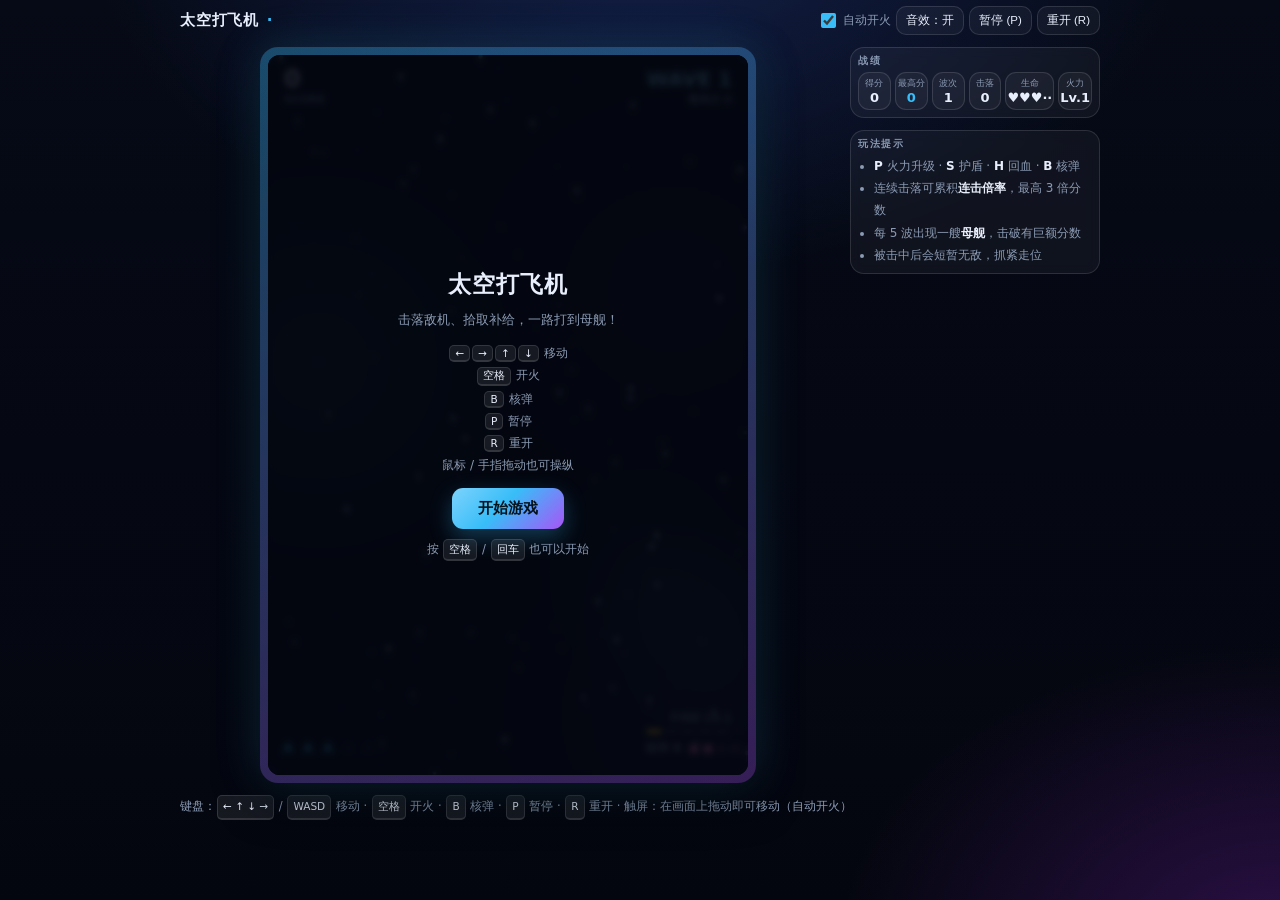
<file: 太空打飞机-iPhone版.html>
<!DOCTYPE html>
<html lang="zh-CN">
<head>
<meta charset="utf-8" />
<!-- iOS 适配：viewport-fit=cover 让内容延伸到刘海/Home 指示条区域，再用 env(safe-area-inset-*) 留边 -->
<meta name="viewport" content="width=device-width, initial-scale=1, maximum-scale=1, user-scalable=no, viewport-fit=cover" />
<meta name="theme-color" content="#04060f" />
<meta name="mobile-web-app-capable" content="yes" />
<meta name="apple-mobile-web-app-capable" content="yes" />
<meta name="apple-mobile-web-app-status-bar-style" content="black-translucent" />
<meta name="apple-mobile-web-app-title" content="太空打飞机" />
<meta name="format-detection" content="telephone=no" />
<link rel="apple-touch-icon" href="apple-touch-icon.png" />
<title>太空打飞机 · Space Shooter</title>
<style>
/* ===== 太空打飞机 · 样式 ===== */
:root{
  --bg:#04060f;
  --panel:rgba(255,255,255,.045);
  --panel-2:rgba(255,255,255,.08);
  --line:rgba(255,255,255,.12);
  --text:#e8eefb;
  --muted:#8b9bb4;
  --accent:#38bdf8;
  --accent-2:#a855f7;
  --warn:#fb7185;
  --radius:14px;
}

*{ box-sizing:border-box; }

body{
  margin:0;
  min-height:100vh;
  color:var(--text);
  font-family:"Segoe UI","PingFang SC","Microsoft YaHei",system-ui,-apple-system,sans-serif;
  background:
    radial-gradient(900px 620px at 50% -12%, #14224d 0%, transparent 62%),
    radial-gradient(760px 520px at 100% 105%, #2b1046 0%, transparent 58%),
    linear-gradient(180deg,#060a16 0%, var(--bg) 100%);
  background-attachment:fixed;
  display:flex;
  justify-content:center;
  padding:16px 14px 24px;
  -webkit-tap-highlight-color:transparent;
  overflow-x:hidden;
}

.app{ width:100%; max-width:920px; display:flex; flex-direction:column; gap:12px; }

/* ---------------- 顶栏 ---------------- */
.topbar{ display:flex; align-items:center; justify-content:space-between; gap:10px; flex-wrap:wrap; }
.topbar h1{ margin:0; font-size:20px; letter-spacing:.05em; display:flex; align-items:baseline; gap:8px; }
.topbar h1 .dot{ color:var(--accent); }
.topbar h1 em{ font-style:normal; font-size:11.5px; letter-spacing:.3em; color:var(--muted); }
.actions{ display:flex; align-items:center; gap:8px; flex-wrap:wrap; }

/* ---------------- 按钮 ---------------- */
.primary-btn{
  cursor:pointer; border:0; border-radius:11px; padding:11px 26px; font-size:15px; font-weight:700;
  color:#04121a; background:linear-gradient(135deg,#7dd3fc,#38bdf8 45%,#a855f7);
  box-shadow:0 8px 22px rgba(56,189,248,.3); transition:.16s;
}
.primary-btn:hover{ filter:brightness(1.08); transform:translateY(-1px); }
.primary-btn:active{ transform:translateY(0); }

.ghost-btn{
  cursor:pointer; border:1px solid var(--line); background:var(--panel); color:var(--text);
  padding:7px 12px; border-radius:10px; font-size:12.5px; transition:.16s; white-space:nowrap;
}
.ghost-btn:hover{ background:var(--panel-2); border-color:rgba(56,189,248,.5); }
.ghost-btn:active{ transform:translateY(1px); }

.switch{ display:inline-flex; align-items:center; gap:6px; font-size:12.5px; color:var(--muted); cursor:pointer; }
.switch input{ accent-color:var(--accent); width:15px; height:15px; cursor:pointer; }

kbd{
  display:inline-block; min-width:18px; padding:1px 5px; margin:0 1px; font-size:10.5px; text-align:center;
  font-family:inherit; color:var(--text); background:rgba(255,255,255,.08);
  border:1px solid var(--line); border-bottom-width:2px; border-radius:5px;
}

/* ---------------- 布局 ---------------- */
.stage{ display:grid; grid-template-columns:minmax(0,1fr) 250px; gap:14px; align-items:start; }

.board-col{ min-width:0; display:flex; justify-content:center; }

.board-wrap{
  position:relative;
  width:fit-content; max-width:100%; margin:0 auto;
  padding:8px; border-radius:18px;
  background:linear-gradient(160deg, rgba(56,189,248,.35), rgba(168,85,247,.3));
  box-shadow:0 0 46px rgba(56,189,248,.18), 0 18px 42px rgba(0,0,0,.55);
}

canvas#game{
  display:block; max-width:100%; border-radius:12px; background:#04060f;
  touch-action:none; cursor:crosshair;
}

/* 覆盖层 */
.overlay{
  position:absolute; inset:8px; border-radius:12px; z-index:3;
  background:rgba(4,7,16,.88); backdrop-filter:blur(3px);
  display:flex; flex-direction:column; align-items:center; justify-content:center;
  gap:10px; text-align:center; padding:20px; transition:opacity .22s;
}
.overlay.hidden{ opacity:0; pointer-events:none; }
.overlay h2{ margin:0; font-size:23px; letter-spacing:.05em; }
.overlay h2.warn{ color:var(--warn); }
.overlay p{ margin:0; font-size:12.5px; color:var(--muted); line-height:1.65; }
.overlay .tiny{ font-size:11.5px; }
.overlay .keys{ display:flex; flex-direction:column; gap:5px; margin:4px 0; font-size:12px; color:var(--muted); }

/* 侧栏 */
.side{ display:flex; flex-direction:column; gap:12px; min-width:0; }
.box{
  background:var(--panel); border:1px solid var(--line); border-radius:var(--radius);
  padding:12px; backdrop-filter:blur(6px);
}
.box h2{ margin:0 0 10px; font-size:11.5px; letter-spacing:.16em; color:var(--muted); font-weight:600; }

.stats{ display:grid; grid-template-columns:1fr 1fr; gap:8px; }
.stat{
  background:var(--panel); border:1px solid var(--line); border-radius:11px;
  padding:7px 9px; display:flex; flex-direction:column; gap:3px;
}
.stat span{ font-size:11px; color:var(--muted); }
.stat b{ font-size:16px; font-variant-numeric:tabular-nums; }
.stat b.accent{ color:var(--accent); }

.tips{ margin:0; padding-left:16px; font-size:12px; color:var(--muted); line-height:1.85; }
.tips b{ color:var(--text); }

.footnote{ font-size:11.5px; color:var(--muted); line-height:1.9; }

/* 触屏按键 */
.touchbar{ display:none; grid-template-columns:repeat(4,1fr); gap:8px; }
.touchbar button{
  padding:14px 0; font-size:14px; color:var(--text); background:var(--panel);
  border:1px solid var(--line); border-radius:12px; cursor:pointer; user-select:none; touch-action:manipulation;
}
.touchbar button:active{ background:rgba(56,189,248,.2); border-color:var(--accent); }

/* ---------------- 响应式 ---------------- */
@media (max-width:860px){
  .stage{ grid-template-columns:1fr; }
  .side{ flex-direction:row; }
  .side .box{ flex:1 1 0; }
  .touchbar{ display:grid; }
  .tips{ display:none; }
}
@media (max-width:600px){
  body{ padding:10px 8px 18px; }
  .topbar h1 em{ display:none; }
  .side{ flex-direction:column; }
  .overlay .keys{ font-size:11px; }
  .overlay h2{ font-size:19px; }
}

/* ==========================================================================
   太空打飞机 · iOS / iPhone 适配层
   --------------------------------------------------------------------------
   只做"把网页变成能装在 iPhone 上的 App"所需的补充，**不改动任何玩法逻辑**：
     · 刘海 / 灵动岛 / Home 指示条安全区
     · 动态视口高度（Safari 工具栏 / 全屏切换）
     · 禁止长按菜单、划词选中、双击缩放、橡皮筋回弹
     · 竖屏单屏布局：画布自动吃掉剩余空间，玩的时候不用滚动
   本文件加载在 style.css 之后，同名规则以本文件为准。
   ========================================================================== */

html{ height:100%; -webkit-text-size-adjust:100%; }

/* 禁止橡皮筋回弹 / 长按选中 / 长按弹出菜单 / 点击高亮 */
html,body{
  overscroll-behavior:none;
  -webkit-user-select:none;
  user-select:none;
  -webkit-touch-callout:none;
  -webkit-tap-highlight-color:transparent;
  overflow-x:hidden;
}

body{
  min-height:100vh;
  min-height:100dvh;                 /* iOS 15.4+：跟随可视区变化（老系统自动退回 100vh） */
  background-attachment:scroll;      /* iOS 上 fixed 背景会拖慢合成 */
  padding:calc(6px + env(safe-area-inset-top)) calc(8px + env(safe-area-inset-right))
          calc(6px + env(safe-area-inset-bottom)) calc(8px + env(safe-area-inset-left));
}

/* --------------------------------------------------------------------------
   画布：宽高交给 CSS，按 480×720 等比缩小。
   canvas 是"有固有比例的替换元素"，配合 max-width/max-height 会自动保持比例；
   aspect-ratio 供新系统使用。JS 设置的画布缓冲仍是 480×720 × DPR，依旧清晰；
   输入的坐标换算走 getBoundingClientRect()，所以手感与显示尺寸无关。
   -------------------------------------------------------------------------- */
canvas#game{
  width:auto !important;
  height:auto !important;
  max-width:100%;
  max-height:100%;
  aspect-ratio:480 / 720;
  -webkit-user-drag:none;
}

/* ---------------- 紧凑化：把非游戏区压到最小 ---------------- */
.topbar{ gap:6px; }
.topbar h1{ font-size:15px; }
.topbar h1 em{ display:none; }          /* 手机上省掉 SPACE SHOOTER 副标题 */
.actions{ gap:5px; }
.ghost-btn{ padding:6px 9px; font-size:11.5px; }
.switch{ font-size:11.5px; gap:4px; }
.switch input{ width:15px; height:15px; }

.box{ padding:7px; }
.box h2{ margin:0 0 4px; font-size:9.5px; }

/* 战绩压成一行 6 格 */
.stats{ grid-template-columns:repeat(6,1fr); gap:4px; }
.stat{ padding:4px 1px; align-items:center; gap:0; }
.stat span{ font-size:9px; letter-spacing:0; white-space:nowrap; }
.stat b{ font-size:13px; }

.touchbar{ gap:5px; }
.touchbar button{ padding:12px 0; font-size:15px; border-radius:12px; }

/* 窄屏时原样式已隐藏「玩法提示」列表，这里顺带隐藏这个空盒子；
   底部键盘说明在 iPhone 上用处不大，隐藏以免挤占操作区。 */
@media (max-width:700px){
  .side .box:nth-child(2){ display:none; }
  .footnote{ display:none; }
}

/* --------------------------------------------------------------------------
   竖屏：整页固定一屏 —— 顶栏 / 战绩 / 触控条按内容高度，
   画布占满剩余空间（横向与纵向都受 max-* 约束，自动保持比例、绝不溢出）
   -------------------------------------------------------------------------- */
@media (orientation:portrait){
  html,body{ height:100%; overflow:hidden; }
  .app{
    /* 减去 body 上下固定内边距 12px 与安全区，保证整页正好一屏 */
    height:calc(100vh - 12px - env(safe-area-inset-top) - env(safe-area-inset-bottom));
    height:calc(100dvh - 12px - env(safe-area-inset-top) - env(safe-area-inset-bottom));
    display:flex; flex-direction:column; gap:6px;
  }
  .topbar,.touchbar,.side{ flex:0 0 auto; }
  .stage{
    flex:1 1 auto; min-height:0; align-items:stretch;
    display:flex; flex-direction:column; gap:8px;
  }
  .board-col{ flex:1 1 auto; min-height:0; min-width:0; display:flex; }
  .board-wrap{
    flex:1 1 auto; min-height:0; min-width:0;
    display:flex; align-items:center; justify-content:center;
    /* 画布随剩余空间自适应，霓虹边框改画在画布上，外框不再占地 */
    background:none; box-shadow:none; padding:0;
  }
  canvas#game{
    border-radius:12px;
    border:2px solid rgba(56,189,248,.45);
    box-shadow:0 0 34px rgba(56,189,248,.28), 0 12px 30px rgba(0,0,0,.6);
  }
}

/* ---------------- 横屏（用 Safari 直接打开时） ---------------- */
@media (orientation:landscape){
  canvas#game{ max-height:calc(100dvh - 132px); }
}
</style>
</head>
<body>
<div class="app">

  <header class="topbar">
    <h1>太空打飞机<span class="dot">·</span><em>SPACE SHOOTER</em></h1>
    <div class="actions">
      <label class="switch" title="开启后无需一直按住开火键">
        <input type="checkbox" id="chkAuto" checked />
        <span>自动开火</span>
      </label>
      <button id="btnSound" class="ghost-btn" type="button">音效：开</button>
      <button id="btnPause" class="ghost-btn" type="button">暂停 (P)</button>
      <button id="btnRestart" class="ghost-btn" type="button">重开 (R)</button>
    </div>
  </header>

  <main class="stage">
    <div class="board-col" id="boardCol">
    <div class="board-wrap" id="boardWrap">
      <canvas id="game"></canvas>

      <div class="overlay" id="overlay">
        <h2 id="ovTitle">太空打飞机</h2>
        <p id="ovText">击落敌机、拾取补给，一路打到母舰！</p>
        <div class="keys" id="ovKeys">
          <span><kbd>←</kbd><kbd>→</kbd><kbd>↑</kbd><kbd>↓</kbd> 移动</span>
          <span><kbd>空格</kbd> 开火</span>
          <span><kbd>B</kbd> 核弹</span>
          <span><kbd>P</kbd> 暂停</span>
          <span><kbd>R</kbd> 重开</span>
          <span>鼠标 / 手指拖动也可操纵</span>
        </div>
        <button id="ovBtn" class="primary-btn" type="button">开始游戏</button>
        <p class="tiny" id="ovTiny">按 <kbd>空格</kbd> / <kbd>回车</kbd> 也可以开始</p>
      </div>
      </div>
    </div>

    <aside class="side">
      <div class="box">
        <h2>战绩</h2>
        <div class="stats">
          <div class="stat"><span>得分</span><b id="uiScore">0</b></div>
          <div class="stat"><span>最高分</span><b id="uiHigh" class="accent">0</b></div>
          <div class="stat"><span>波次</span><b id="uiWave">0</b></div>
          <div class="stat"><span>击落</span><b id="uiKills">0</b></div>
          <div class="stat"><span>生命</span><b id="uiLives">♥♥♥</b></div>
          <div class="stat"><span>火力</span><b id="uiWeapon">Lv.1</b></div>
        </div>
      </div>

      <div class="box">
        <h2>玩法提示</h2>
        <ul class="tips">
          <li><b>P</b> 火力升级 · <b>S</b> 护盾 · <b>H</b> 回血 · <b>B</b> 核弹</li>
          <li>连续击落可累积<b>连击倍率</b>，最高 3 倍分数</li>
          <li>每 5 波出现一艘<b>母舰</b>，击破有巨额分数</li>
          <li>被击中后会短暂无敌，抓紧走位</li>
        </ul>
      </div>
    </aside>
  </main>

  <div class="touchbar" id="touchbar">
    <button type="button" data-act="left">◀</button>
    <button type="button" data-act="right">▶</button>
    <button type="button" data-act="bomb">核弹 B</button>
    <button type="button" data-act="pause">暂停</button>
  </div>

  <footer class="footnote">
    键盘：<kbd>← ↑ ↓ →</kbd> / <kbd>WASD</kbd> 移动 · <kbd>空格</kbd> 开火 · <kbd>B</kbd> 核弹 · <kbd>P</kbd> 暂停 · <kbd>R</kbd> 重开 ·
    触屏：在画面上拖动即可移动（自动开火）
  </footer>

</div>
<script>
/* ============================================================================
 *  core.js —— 太空打飞机 · 纯逻辑核心（不依赖 DOM，浏览器 / Node 通用）
 *
 *  包含：随机数、碰撞、敌人属性表、难度曲线、波次编排、道具掉落、星空生成。
 *  与渲染 / 输入无关，因此可以用 node 直接做单元测试。
 * ==========================================================================*/
(function (root, factory) {
  var api = factory();
  if (typeof module === 'object' && module.exports) module.exports = api;
  else root.SpaceCore = api;
})(typeof globalThis !== 'undefined' ? globalThis : this, function () {
  'use strict';

  /* ------------------------------- 基础工具 ------------------------------- */
  function mulberry32(seed) {
    var a = seed >>> 0;
    return function () {
      a = (a + 0x6D2B79F5) >>> 0;
      var t = a;
      t = Math.imul(t ^ (t >>> 15), t | 1);
      t ^= t + Math.imul(t ^ (t >>> 7), t | 61);
      return ((t ^ (t >>> 14)) >>> 0) / 4294967296;
    };
  }

  function clamp(v, lo, hi) { return v < lo ? lo : (v > hi ? hi : v); }
  function lerp(a, b, t) { return a + (b - a) * t; }
  function range(rng, a, b) { return a + rng() * (b - a); }
  function pick(rng, arr) { return arr[Math.min(arr.length - 1, (rng() * arr.length) | 0)]; }

  /* -------------------------------- 碰撞 -------------------------------- */
  function dist2(ax, ay, bx, by) {
    var dx = ax - bx, dy = ay - by;
    return dx * dx + dy * dy;
  }

  /** 圆形碰撞 */
  function circleHit(ax, ay, ar, bx, by, br) {
    var r = ar + br;
    return dist2(ax, ay, bx, by) <= r * r;
  }

  /** 矩形（中心点 + 半宽半高）碰撞 */
  function aabbHit(ax, ay, ahw, ahh, bx, by, bhw, bhh) {
    return Math.abs(ax - bx) <= ahw + bhw && Math.abs(ay - by) <= ahh + bhh;
  }

  /* ------------------------------ 敌人属性表 ------------------------------ */
  /* ai: straight 直线俯冲 | zigzag 左右摆动 | hover 悬停点射 | dive 追踪撞击
   *     advance 缓慢推进 | boss 母舰                                     */
  var ENEMIES = {
    scout:    { name: '侦察机', hp: 1,  r: 13, score: 100,  speed: 155, color: '#7dd3fc', accent: '#0284c7', ai: 'straight', fire: 0,    drop: 0.06, sides: 3 },
    drone:    { name: '无人机', hp: 2,  r: 14, score: 150,  speed: 118, color: '#a78bfa', accent: '#7c3aed', ai: 'zigzag',   fire: 0,    drop: 0.09, sides: 4 },
    kamikaze: { name: '自爆机', hp: 2,  r: 14, score: 180,  speed: 96,  color: '#fbbf24', accent: '#d97706', ai: 'dive',     fire: 0,    drop: 0.08, sides: 3 },
    fighter:  { name: '战斗机', hp: 3,  r: 16, score: 220,  speed: 92,  color: '#fb7185', accent: '#be123c', ai: 'hover',    fire: 1.7,  drop: 0.12, sides: 5 },
    tank:     { name: '重型机', hp: 10, r: 23, score: 460,  speed: 52,  color: '#34d399', accent: '#047857', ai: 'advance',  fire: 2.1,  drop: 0.45, sides: 6 },
    boss:     { name: '母舰',   hp: 90, r: 54, score: 3000, speed: 60,  color: '#f472b6', accent: '#9d174d', ai: 'boss',     fire: 1.15, drop: 1,    sides: 8 }
  };

  /* ------------------------------ 难度与波次 ------------------------------ */
  /** 波号 -> 难度系数（速度 / 血量 / 火力） */
  function difficulty(wave) {
    var w = Math.max(1, wave | 0);
    return {
      speed: 1 + (w - 1) * 0.05,
      hp: 1 + Math.floor((w - 1) / 3) * 0.45,
      fire: Math.max(0.45, 1 - (w - 1) * 0.035)
    };
  }

  /** 敌人实际血量（取整、至少为 1） */
  function enemyHp(type, wave) {
    var base = (ENEMIES[type] || ENEMIES.scout).hp;
    return Math.max(1, Math.round(base * difficulty(wave).hp));
  }

  /** 母舰血量 */
  function bossHp(level) { return Math.round(70 + level * 55); }

  var PATTERNS = ['line', 'vee', 'columns', 'arc', 'swarm'];

  /** 阵列中第 i 个敌人的横向位置 */
  function patternX(pattern, i, count, width, rng) {
    var m = 46;
    var span = width - m * 2;
    var t = count <= 1 ? 0.5 : i / (count - 1);
    switch (pattern) {
      case 'line':
        return m + span * t;
      case 'vee': {
        var k = Math.floor(i / 2) + (i % 2 === 0 ? 0 : 1);
        var dir = i % 2 === 0 ? 1 : -1;
        var step = span / Math.max(2, Math.ceil(count / 2));
        return clamp(width / 2 + dir * k * step, m, width - m);
      }
      case 'columns': {
        var cols = 4;
        return m + span * ((i % cols) / (cols - 1));
      }
      case 'arc':
        return width / 2 + (span / 2) * Math.cos(Math.PI * t);
      case 'swarm':
      default:
        return clamp(range(rng, m, width - m), m, width - m);
    }
  }

  /** 依波号挑选敌人类型（越往后越强） */
  function pickType(wave, rng) {
    var pool = ['scout', 'scout'];
    if (wave >= 2) pool.push('drone');
    if (wave >= 3) pool.push('fighter', 'kamikaze');
    if (wave >= 5) pool.push('tank');
    if (wave >= 8) pool.push('tank', 'fighter', 'kamikaze');
    return pick(rng, pool);
  }

  /**
   * 生成一波敌人的编排计划（纯数据，游戏循环按 delay 依次投放）。
   * @returns {{wave:number, boss:boolean, bossLevel:number, difficulty:object,
   *            spawns:Array<{type:string,x:number,delay:number}>}}
   */
  function buildWave(wave, rng, width) {
    rng = rng || Math.random;
    width = width || 480;
    var d = difficulty(wave);
    var plan = { wave: wave, boss: false, bossLevel: 0, difficulty: d, spawns: [] };

    if (wave % 5 === 0) {
      plan.boss = true;
      plan.bossLevel = Math.floor(wave / 5);
      var guards = Math.min(8, 1 + plan.bossLevel);   // 护卫数量设上限，避免高波次瞬间刷出过多敌人
      for (var g = 0; g < guards; g++) {
        plan.spawns.push({
          type: 'drone',
          x: range(rng, 70, width - 70),
          delay: 1.2 + g * 0.7
        });
      }
      return plan;
    }

    var pattern = PATTERNS[(wave - 1) % PATTERNS.length];
    var count = Math.min(14, 3 + Math.round(wave * 0.9));
    var gap = Math.max(0.15, 0.44 - wave * 0.015);
    for (var i = 0; i < count; i++) {
      plan.spawns.push({
        type: pickType(wave, rng),
        x: patternX(pattern, i, count, width, rng),
        delay: i * gap
      });
    }
    plan.pattern = pattern;
    return plan;
  }

  /* ------------------------------- 道具掉落 ------------------------------- */
  var POWER_TYPES = ['power', 'power', 'power', 'shield', 'heal', 'bomb'];
  var POWER_META = {
    power:  { name: '火力', color: '#fbbf24', letter: 'P' },
    shield: { name: '护盾', color: '#38bdf8', letter: 'S' },
    heal:   { name: '修复', color: '#4ade80', letter: 'H' },
    bomb:   { name: '核弹', color: '#f472b6', letter: 'B' }
  };

  /** 该敌人是否掉落道具，掉落则返回道具类型 */
  function rollDrop(rng, type) {
    var e = ENEMIES[type] || ENEMIES.scout;
    var rate = e.drop;
    if (type === 'tank' || type === 'boss') rate = Math.min(1, rate + 0.25);
    if (rng() > rate) return null;
    return pick(rng, POWER_TYPES);
  }

  /* ------------------------------ 武器与得分 ------------------------------ */
  /** 火力等级 -> 子弹发射角度（度，0 为正上方） */
  var WEAPON_PATTERNS = {
    1: [0],
    2: [-4, 4],
    3: [0, -12, 12],
    4: [-4, 4, -18, 18],
    5: [0, -10, 10, -20, 20]
  };

  function weaponAngles(level) {
    var lv = clamp(level | 0, 1, 5);
    return WEAPON_PATTERNS[lv].slice();
  }

  /** 连击倍率：连杀越多分越高，上限 3 倍 */
  function comboMultiplier(combo) {
    return Math.min(3, 1 + Math.max(0, combo) * 0.1);
  }

  /* -------------------------------- 星空 -------------------------------- */
  function makeStars(count, rng, width, height) {
    rng = rng || Math.random;
    var stars = [];
    for (var i = 0; i < count; i++) {
      var layer = (rng() * 3) | 0;                 // 0 远 1 中 2 近
      stars.push({
        x: rng() * width,
        y: rng() * height,
        layer: layer,
        r: 0.6 + layer * 0.7 + rng() * 0.6,
        speed: 18 + layer * 46 + rng() * 18,
        alpha: 0.28 + layer * 0.24 + rng() * 0.2,
        twinkle: rng() * Math.PI * 2
      });
    }
    return stars;
  }

  function makeNebulas(count, rng, width, height) {
    rng = rng || Math.random;
    var list = [];
    var hues = [190, 265, 320, 225];
    for (var i = 0; i < count; i++) {
      list.push({
        x: rng() * width,
        y: rng() * height,
        r: range(rng, 110, 210),
        hue: hues[(rng() * hues.length) | 0],
        alpha: range(rng, 0.05, 0.13)
      });
    }
    return list;
  }

  /* ------------------------------ 其它小工具 ------------------------------ */
  /** 速度随波数提升后的敌人移动速度 */
  function enemySpeed(type, wave) {
    var e = ENEMIES[type] || ENEMIES.scout;
    return e.speed * difficulty(wave).speed;
  }

  /** 火力等级提升：1..5，重复吃到只加分 */
  function nextWeaponLevel(level) { return Math.min(5, (level | 0) + 1); }

  return {
    mulberry32: mulberry32,
    clamp: clamp,
    lerp: lerp,
    range: range,
    pick: pick,
    dist2: dist2,
    circleHit: circleHit,
    aabbHit: aabbHit,
    ENEMIES: ENEMIES,
    POWER_META: POWER_META,
    POWER_TYPES: POWER_TYPES,
    PATTERNS: PATTERNS,
    difficulty: difficulty,
    enemyHp: enemyHp,
    enemySpeed: enemySpeed,
    bossHp: bossHp,
    buildWave: buildWave,
    patternX: patternX,
    pickType: pickType,
    rollDrop: rollDrop,
    weaponAngles: weaponAngles,
    nextWeaponLevel: nextWeaponLevel,
    comboMultiplier: comboMultiplier,
    makeStars: makeStars,
    makeNebulas: makeNebulas
  };
});
</script>
<script>
/* ============================================================================
 *  game.js —— 太空打飞机 · 主程序（渲染 / 输入 / 音效 / 游戏循环）
 *  依赖 core.js（window.SpaceCore）
 * ==========================================================================*/
(function () {
  'use strict';

  var C = window.SpaceCore;

  /* ============================== 常量 ============================== */
  var W = 480, H = 720;                       // 逻辑分辨率
  var DPR = Math.min(window.devicePixelRatio || 1, 2);

  var PLAYER = {
    r: 12,
    speed: 360,
    maxSpeed: 620,
    fireCooldown: 0.11,
    respawnInvuln: 2.2,
    startLives: 3,
    startBombs: 2,
    maxLives: 5,
    maxBombs: 5
  };

  var BULLET = { speed: 660, r: 4.5, dmg: 1 };
  var MAX_PARTICLES = 700;
  var MAX_FLOATS = 24;

  /* ============================== 画布 ============================== */
  var canvas = document.getElementById('game');
  var ctx = canvas.getContext('2d');
  var wrap = document.getElementById('boardWrap');
  var col = document.getElementById('boardCol');
  var overlay = document.getElementById('overlay');
  var ovTitle = document.getElementById('ovTitle');
  var ovText = document.getElementById('ovText');
  var ovKeys = document.getElementById('ovKeys');
  var ovBtn = document.getElementById('ovBtn');
  var ovTiny = document.getElementById('ovTiny');
  var btnPause = document.getElementById('btnPause');

  canvas.width = Math.round(W * DPR);
  canvas.height = Math.round(H * DPR);
  ctx.setTransform(DPR, 0, 0, DPR, 0, 0);

  function fitCanvas() {
    var availW = Math.max(260, col.clientWidth - 18);
    var availH = Math.max(360, window.innerHeight - 200);
    var scale = Math.min(availW / W, availH / H, 1);
    canvas.style.width = Math.round(W * scale) + 'px';
    canvas.style.height = Math.round(H * scale) + 'px';
  }
  window.addEventListener('resize', fitCanvas);

  function toLogical(e) {
    var rect = canvas.getBoundingClientRect();
    return {
      x: (e.clientX - rect.left) * (W / rect.width),
      y: (e.clientY - rect.top) * (H / rect.height)
    };
  }

  /* ============================== 音效 ============================== */
  var Sound = {
    ctx: null,
    enabled: true,
    master: null,
    noiseBuf: null,

    init: function () {
      if (this.ctx) { this.resume(); return; }
      var AC = window.AudioContext || window.webkitAudioContext;
      if (!AC) { this.enabled = false; return; }
      try {
        this.ctx = new AC();
      } catch (err) { this.enabled = false; return; }
      this.master = this.ctx.createGain();
      this.master.gain.value = 0.45;
      this.master.connect(this.ctx.destination);

      var len = Math.floor(this.ctx.sampleRate * 0.7);
      var buf = this.ctx.createBuffer(1, len, this.ctx.sampleRate);
      var data = buf.getChannelData(0);
      for (var i = 0; i < len; i++) data[i] = Math.random() * 2 - 1;
      this.noiseBuf = buf;
    },

    resume: function () {
      if (this.ctx && this.ctx.state === 'suspended') this.ctx.resume();
    },

    tone: function (o) {
      if (!this.enabled || !this.ctx) return;
      var t = this.ctx.currentTime;
      var osc = this.ctx.createOscillator();
      var g = this.ctx.createGain();
      osc.type = o.type || 'square';
      osc.frequency.setValueAtTime(o.f0, t);
      if (o.f1) osc.frequency.exponentialRampToValueAtTime(Math.max(20, o.f1), t + o.dur);
      g.gain.setValueAtTime(0.0001, t);
      g.gain.exponentialRampToValueAtTime(o.vol || 0.15, t + 0.01);
      g.gain.exponentialRampToValueAtTime(0.0001, t + o.dur);
      osc.connect(g);
      g.connect(this.master);
      osc.start(t);
      osc.stop(t + o.dur + 0.03);
    },

    noise: function (o) {
      if (!this.enabled || !this.ctx || !this.noiseBuf) return;
      var t = this.ctx.currentTime;
      var src = this.ctx.createBufferSource();
      src.buffer = this.noiseBuf;
      var filt = this.ctx.createBiquadFilter();
      filt.type = 'lowpass';
      filt.frequency.setValueAtTime(o.f0 || 1800, t);
      filt.frequency.exponentialRampToValueAtTime(Math.max(60, o.f1 || 180), t + o.dur);
      var g = this.ctx.createGain();
      g.gain.setValueAtTime(o.vol || 0.3, t);
      g.gain.exponentialRampToValueAtTime(0.0001, t + o.dur);
      src.connect(filt); filt.connect(g); g.connect(this.master);
      src.start(t);
      src.stop(t + o.dur + 0.02);
    },

    shoot: function () { this.tone({ type: 'square', f0: 900, f1: 420, dur: 0.07, vol: 0.045 }); },
    hit: function () { this.tone({ type: 'square', f0: 340, f1: 200, dur: 0.05, vol: 0.06 }); },
    explode: function () { this.noise({ f0: 2200, f1: 160, dur: 0.34, vol: 0.3 }); this.tone({ type: 'sine', f0: 190, f1: 45, dur: 0.32, vol: 0.16 }); },
    bigExplode: function () { this.noise({ f0: 2600, f1: 90, dur: 0.85, vol: 0.42 }); this.tone({ type: 'sawtooth', f0: 130, f1: 32, dur: 0.8, vol: 0.22 }); },
    power: function () { this.tone({ type: 'sine', f0: 520, f1: 1180, dur: 0.2, vol: 0.18 }); },
    hurt: function () { this.tone({ type: 'sawtooth', f0: 320, f1: 70, dur: 0.4, vol: 0.22 }); this.noise({ f0: 1200, f1: 120, dur: 0.4, vol: 0.25 }); },
    bomb: function () { this.noise({ f0: 3000, f1: 70, dur: 0.9, vol: 0.45 }); this.tone({ type: 'sine', f0: 90, f1: 28, dur: 0.9, vol: 0.25 }); },
    warn: function () { this.tone({ type: 'sawtooth', f0: 220, f1: 150, dur: 0.35, vol: 0.16 }); },
    over: function () { this.tone({ type: 'sawtooth', f0: 400, f1: 60, dur: 1.1, vol: 0.24 }); }
  };
  /* ============================== 状态 ============================== */
  var rng = C.mulberry32((Date.now() ^ 0x9e3779b9) >>> 0);

  var G = {
    mode: 'ready',
    time: 0,
    score: 0,
    high: 0,
    kills: 0,
    lives: PLAYER.startLives,
    bombs: PLAYER.startBombs,
    weapon: 1,
    wave: 0,
    combo: 0,
    comboTimer: 0,
    player: null,
    bullets: [],
    enemies: [],
    ebullets: [],
    powers: [],
    particles: [],
    floats: [],
    stars: [],
    nebulas: [],
    spawnQueue: [],
    waveTime: 0,
    waveState: 'idle',
    waveGap: 0,
    pendingBoss: null,
    boss: null,
    shake: 0,
    flash: 0,
    flashColor: '255,255,255',
    banner: null,
    autoFire: true
  };

  var keys = Object.create(null);
  var pointer = { active: false, tx: 0, ty: 0, ox: 0, oy: 0, relative: false };
  var touchMove = { left: false, right: false };

  /* ============================ 最高分存档 ============================ */
  var HS_KEY = 'space-shooter.high.v1';
  try { G.high = parseInt(window.localStorage.getItem(HS_KEY), 10) || 0; } catch (e) { G.high = 0; }
  function saveHigh() {
    try { window.localStorage.setItem(HS_KEY, String(G.high)); } catch (e) { /* 忽略隐私模式 */ }
  }

  /* ============================== 工具 ============================== */
  function rand(a, b) { return a + rng() * (b - a); }

  function shake(amount, color) {
    G.shake = Math.min(26, G.shake + amount);
    if (color) { G.flash = Math.min(0.85, G.flash + 0.28); G.flashColor = color; }
  }

  function showBanner(text, sub, dur, warn) {
    G.banner = { text: text, sub: sub || '', t: 0, dur: dur || 1.8, warn: !!warn };
  }

  function floatText(x, y, text, color) {
    if (G.floats.length > MAX_FLOATS) G.floats.shift();
    G.floats.push({ x: x, y: y, text: text, color: color || '#e8eefb', life: 0.9, max: 0.9 });
  }

  function addScore(base, x, y, color) {
    var mult = C.comboMultiplier(G.combo);
    var gain = Math.round(base * mult);
    G.score += gain;
    if (x !== undefined) {
      floatText(x, y, '+' + gain + (mult > 1.01 ? ' ×' + mult.toFixed(1) : ''), color || '#fde68a');
    }
    if (G.score > G.high) { G.high = G.score; saveHigh(); }
    return gain;
  }

  /* ============================== 粒子 ============================== */
  function particle(x, y, vx, vy, life, color, size, kind) {
    if (G.particles.length >= MAX_PARTICLES) G.particles.shift();
    G.particles.push({
      x: x, y: y, vx: vx, vy: vy,
      life: life, max: life, color: color, size: size, kind: kind || 'spark'
    });
  }

  function explode(x, y, color, count, power, big) {
    for (var i = 0; i < count; i++) {
      var a = rng() * Math.PI * 2;
      var sp = rand(40, 260) * power;
      particle(x, y, Math.cos(a) * sp, Math.sin(a) * sp,
        rand(0.25, 0.7) * power, rng() < 0.32 ? '#ffffff' : color,
        rand(1.4, 3.6) * power, 'spark');
    }
    for (var k = 0; k < Math.round(count * 0.35); k++) {
      var a2 = rng() * Math.PI * 2;
      var sp2 = rand(10, 70) * power;
      particle(x, y, Math.cos(a2) * sp2, Math.sin(a2) * sp2 - 20,
        rand(0.5, 1.1), 'rgba(150,160,190,0.55)', rand(3, 8) * power, 'smoke');
    }
    particle(x, y, 0, 0, big ? 0.5 : 0.3, color, 6 * power, 'ring');
  }

  /* ============================== 玩家 ============================== */
  function makePlayer() {
    return {
      x: W / 2, y: H - 90, vx: 0, vy: 0, r: PLAYER.r,
      cooldown: 0, invuln: PLAYER.respawnInvuln, shield: 0, alive: true, t: 0
    };
  }

  function updatePlayer(dt) {
    var p = G.player;
    if (!p || !p.alive) return;
    p.t += dt;

    if (pointer.active) {
      var dx = pointer.tx - p.x, dy = pointer.ty - p.y;
      var d = Math.hypot(dx, dy);
      if (d > 1) {
        var sp = Math.min(PLAYER.maxSpeed, d * 14);
        p.vx = (dx / d) * sp;
        p.vy = (dy / d) * sp;
      } else { p.vx *= 0.5; p.vy *= 0.5; }
    } else {
      var ax = 0, ay = 0;
      if (keys.left || touchMove.left) ax -= 1;
      if (keys.right || touchMove.right) ax += 1;
      if (keys.up) ay -= 1;
      if (keys.down) ay += 1;
      if (ax !== 0 && ay !== 0) { ax *= 0.7071; ay *= 0.7071; }
      p.vx += ax * PLAYER.speed * 6 * dt;
      p.vy += ay * PLAYER.speed * 6 * dt;
      var damp = Math.pow(0.0025, dt);
      if (ax === 0) p.vx *= damp;
      if (ay === 0) p.vy *= damp;
      var v = Math.hypot(p.vx, p.vy);
      if (v > PLAYER.speed) { p.vx = p.vx / v * PLAYER.speed; p.vy = p.vy / v * PLAYER.speed; }
    }

    p.x += p.vx * dt;
    p.y += p.vy * dt;
    p.x = C.clamp(p.x, p.r + 6, W - p.r - 6);
    p.y = C.clamp(p.y, H * 0.28, H - p.r - 8);

    if (p.invuln > 0) p.invuln -= dt;

    p.cooldown -= dt;
    if ((G.autoFire || keys.fire || pointer.active) && p.cooldown <= 0) {
      p.cooldown = PLAYER.fireCooldown;
      shootPlayer();
    }

    if (rng() < 0.75) {
      particle(p.x + rand(-3, 3), p.y + 12, rand(-16, 16), rand(120, 220),
        rand(0.12, 0.26), rng() < 0.5 ? '#7dd3fc' : '#38bdf8', rand(1.5, 3), 'spark');
    }
  }

  function shootPlayer() {
    var p = G.player;
    var angles = C.weaponAngles(G.weapon);
    for (var i = 0; i < angles.length; i++) {
      var rad = (angles[i] * Math.PI) / 180;
      var ox = Math.sin(rad) * 26;
      G.bullets.push({
        x: p.x + ox, y: p.y - 14,
        vx: Math.sin(rad) * BULLET.speed,
        vy: -Math.cos(rad) * BULLET.speed,
        r: BULLET.r, dmg: BULLET.dmg
      });
    }
    Sound.shoot();
  }

  function clearBulletsAround(x, y, radius) {
    for (var i = G.ebullets.length - 1; i >= 0; i--) {
      var b = G.ebullets[i];
      if (C.dist2(x, y, b.x, b.y) < radius * radius) {
        spawnSpark(b.x, b.y, '#93c5fd');
        G.ebullets.splice(i, 1);
      }
    }
  }

  function spawnSpark(x, y, color) {
    for (var i = 0; i < 4; i++) {
      var a = rng() * Math.PI * 2;
      particle(x, y, Math.cos(a) * rand(30, 110), Math.sin(a) * rand(30, 110),
        rand(0.15, 0.35), color, rand(1, 2.4), 'spark');
    }
  }

  function playerHit() {
    var p = G.player;
    if (!p || !p.alive || p.invuln > 0) return;

    if (p.shield > 0) {
      p.shield = 0;
      p.invuln = 1.6;
      explode(p.x, p.y, '#38bdf8', 26, 1, false);
      Sound.hurt();
      shake(10, '56,189,248');
      clearBulletsAround(p.x, p.y, 150);
      return;
    }

    G.lives--;
    G.combo = 0;
    explode(p.x, p.y, '#7dd3fc', 46, 1.35, true);
    Sound.bigExplode();
    shake(20, '255,120,120');
    clearBulletsAround(p.x, p.y, 190);

    if (G.lives <= 0) {
      p.alive = false;
      gameOver();
    } else {
      p.x = W / 2;
      p.y = H - 90;
      p.vx = p.vy = 0;
      p.invuln = PLAYER.respawnInvuln;
      G.weapon = Math.max(1, G.weapon - 1);
      showBanner('剩余 ' + G.lives + ' 架', '', 1.2, false);
    }
  }

  function useBomb() {
    if (G.mode !== 'playing' || G.bombs <= 0) return;
    G.bombs--;
    Sound.bomb();
    shake(24, '255,220,150');
    G.flash = 0.9;
    G.flashColor = '255,230,180';
    for (var i = G.ebullets.length - 1; i >= 0; i--) spawnSpark(G.ebullets[i].x, G.ebullets[i].y, '#fde68a');
    G.ebullets.length = 0;
    for (var j = G.enemies.length - 1; j >= 0; j--) damageEnemy(G.enemies[j], 40, true);
    for (var k = 0; k < 60; k++) {
      var a = rng() * Math.PI * 2;
      particle(G.player.x, G.player.y, Math.cos(a) * rand(120, 420), Math.sin(a) * rand(120, 420),
        rand(0.4, 0.8), '#fde68a', rand(2, 4), 'spark');
    }
  }
  /* ============================== 敌人 ============================== */
  function spawnEnemy(type, x) {
    var def = C.ENEMIES[type];
    var hp = C.enemyHp(type, G.wave);
    G.enemies.push({
      type: type, x: x, y: -46 - rng() * 30, r: def.r,
      hp: hp, maxHp: hp, color: def.color, accent: def.accent, ai: def.ai,
      vy: C.enemySpeed(type, G.wave), baseX: x, t: rng() * 6,
      fireRate: def.fire, fireCd: def.fire ? rand(0.6, 1.6) : 0,
      hitFlash: 0, angle: 0, targetY: rand(110, 230), boss: false
    });
  }

  function spawnBoss(level) {
    var hp = C.bossHp(level);
    var boss = {
      type: 'boss', boss: true, level: level, x: W / 2, y: -100, r: C.ENEMIES.boss.r,
      hp: hp, maxHp: hp, color: C.ENEMIES.boss.color, accent: C.ENEMIES.boss.accent,
      ai: 'boss', t: 0, entering: true, vx: 76 + level * 10,
      fireCd: 1.4, spiral: 0, hitFlash: 0, angle: 0
    };
    G.enemies.push(boss);
    G.boss = boss;
    showBanner('WARNING', '母舰来袭 · Lv.' + level, 2.2, true);
    Sound.warn();
    shake(12, '244,114,182');
  }

  function updateBoss(e, dt, p) {
    if (e.entering) {
      e.y += 62 * dt;
      if (e.y >= 132) { e.y = 132; e.entering = false; }
      return;
    }
    e.x += e.vx * dt;
    if (e.x < 96) { e.x = 96; e.vx = Math.abs(e.vx); }
    if (e.x > W - 96) { e.x = W - 96; e.vx = -Math.abs(e.vx); }
    e.y = 132 + Math.sin(e.t * 1.25) * 16;

    e.fireCd -= dt;
    if (e.fireCd > 0) return;

    var frac = e.hp / e.maxHp;
    if (frac > 0.66) {
      aimedSpread(e, p, 3, 0.22, 250);
      e.fireCd = 1.35;
    } else if (frac > 0.33) {
      radialBurst(e, 12, 200, e.spiral);
      e.spiral += 0.26;
      e.fireCd = 1.15;
    } else {
      radialBurst(e, 5, 235, e.spiral);
      e.spiral += 0.42;
      if (rng() < 0.5) aimedSpread(e, p, 3, 0.16, 285);
      e.fireCd = 0.55;
    }
    Sound.hit();
  }

  function aimedSpread(e, p, count, spread, speed) {
    if (!p || !p.alive) return;
    var base = Math.atan2(p.y - e.y, p.x - e.x);
    for (var i = 0; i < count; i++) {
      var a = base + (i - (count - 1) / 2) * spread;
      pushEBullet(e.x, e.y + 20, Math.cos(a) * speed, Math.sin(a) * speed, 7, e.color);
    }
  }

  function radialBurst(e, count, speed, offset) {
    for (var i = 0; i < count; i++) {
      var a = offset + (i / count) * Math.PI * 2;
      pushEBullet(e.x, e.y, Math.cos(a) * speed, Math.sin(a) * speed, 6, e.color);
    }
  }

  function pushEBullet(x, y, vx, vy, r, color) {
    G.ebullets.push({ x: x, y: y, vx: vx, vy: vy, r: r, color: color });
  }

  function enemyShoot(e, p) {
    if (e.type === 'tank') { aimedSpread(e, p, 3, 0.2, 210); return; }
    if (p && p.alive) {
      var a = Math.atan2(p.y - e.y, p.x - e.x);
      pushEBullet(e.x, e.y + 10, Math.cos(a) * 265, Math.sin(a) * 265, 5, '#fca5a5');
    } else {
      pushEBullet(e.x, e.y + 10, 0, 230, 5, '#fca5a5');
    }
  }

  function updateEnemies(dt) {
    var p = G.player;
    for (var i = G.enemies.length - 1; i >= 0; i--) {
      var e = G.enemies[i];
      e.t += dt;
      if (e.hitFlash > 0) e.hitFlash -= dt;

      switch (e.ai) {
        case 'straight':
          e.y += e.vy * dt;
          break;
        case 'zigzag':
          e.y += e.vy * dt;
          e.x = C.clamp(e.baseX + Math.sin(e.t * 2.3) * 74, e.r + 6, W - e.r - 6);
          e.angle = Math.cos(e.t * 2.3) * 0.3;
          break;
        case 'dive': {
          e.y += e.vy * dt;
          if (p && p.alive && e.y > 80) {
            var dx = p.x - e.x, dy = p.y - e.y;
            var d = Math.hypot(dx, dy) || 1;
            e.x += (dx / d) * 130 * dt;
            e.y += (dy / d) * 92 * dt;
            e.angle = Math.atan2(dy, dx) - Math.PI / 2;
          }
          break;
        }
        case 'hover':
          if (e.y < e.targetY) { e.y += e.vy * dt; }
          else {
            e.y += Math.sin(e.t * 1.6) * 14 * dt;
            e.x = C.clamp(e.baseX + Math.sin(e.t * 0.9) * 96, e.r + 8, W - e.r - 8);
          }
          break;
        case 'advance':
          e.y += e.vy * dt;
          e.x = C.clamp(e.baseX + Math.sin(e.t * 0.8) * 40, e.r + 8, W - e.r - 8);
          break;
        case 'boss':
          updateBoss(e, dt, p);
          break;
        default:
          e.y += e.vy * dt;
      }

      if (e.fireRate > 0 && !e.boss && e.y > 20 && e.y < H * 0.82) {
        e.fireCd -= dt;
        if (e.fireCd <= 0) {
          e.fireCd = e.fireRate * C.difficulty(G.wave).fire;
          enemyShoot(e, p);
        }
      }

      if (!e.boss && (e.y > H + 80 || e.x < -140 || e.x > W + 140)) {
        G.enemies.splice(i, 1);
      }
    }
  }

  function damageEnemy(e, dmg, silent) {
    e.hp -= dmg;
    e.hitFlash = 0.09;
    if (!silent) Sound.hit();
    if (e.hp > 0) {
      for (var i = 0; i < 3; i++) {
        var a = rng() * Math.PI * 2;
        particle(e.x, e.y, Math.cos(a) * rand(40, 130), Math.sin(a) * rand(40, 130),
          0.25, '#ffffff', rand(1, 2), 'spark');
      }
      return;
    }
    killEnemy(e);
  }

  function killEnemy(e) {
    var idx = G.enemies.indexOf(e);
    if (idx >= 0) G.enemies.splice(idx, 1);

    var def = C.ENEMIES[e.type] || C.ENEMIES.scout;
    G.kills++;
    G.combo++;
    G.comboTimer = 2.2;

    if (e.boss) {
      G.boss = null;
      explode(e.x, e.y, e.color, 90, 1.9, true);
      explode(e.x - 30, e.y + 10, '#fde68a', 40, 1.5, true);
      explode(e.x + 30, e.y - 10, '#a855f7', 40, 1.5, true);
      Sound.bigExplode();
      shake(26, '255,200,220');
      G.flash = 0.7;
      G.flashColor = '255,180,220';
      addScore(def.score, e.x, e.y, '#f9a8d4');
      for (var i = 0; i < 3; i++) dropPower(e.x + rand(-40, 40), e.y + rand(-20, 20), null);
      showBanner('母舰已击沉！', 'WAVE CLEAR', 2, false);
    } else {
      explode(e.x, e.y, e.color, def.r > 18 ? 42 : 24, def.r > 18 ? 1.25 : 1, def.r > 18);
      Sound.explode();
      shake(def.r > 18 ? 12 : 5, null);
      addScore(def.score, e.x, e.y - 10, '#fde68a');
      var drop = C.rollDrop(rng, e.type);
      if (drop) dropPower(e.x, e.y, drop);
    }
  }

  /* ============================== 道具 ============================== */
  function dropPower(x, y, type) {
    var t = type || C.POWER_TYPES[(rng() * C.POWER_TYPES.length) | 0];
    G.powers.push({ x: x, y: y, vy: 72, vx: rand(-24, 24), r: 15, type: t, t: 0 });
  }

  function applyPower(type, w) {
    var meta = C.POWER_META[type];
    Sound.power();
    explode(w.x, w.y, meta.color, 16, 0.8, false);
    switch (type) {
      case 'power': {
        var before = G.weapon;
        G.weapon = C.nextWeaponLevel(G.weapon);
        if (G.weapon === before) addScore(120, w.x, w.y, meta.color);
        else floatText(w.x, w.y, '火力 Lv.' + G.weapon, meta.color);
        break;
      }
      case 'shield':
        G.player.shield = 1;
        floatText(w.x, w.y, '护盾启动', meta.color);
        break;
      case 'heal':
        if (G.lives < PLAYER.maxLives) { G.lives++; floatText(w.x, w.y, '生命 +1', meta.color); }
        else addScore(200, w.x, w.y, meta.color);
        break;
      case 'bomb':
        if (G.bombs < PLAYER.maxBombs) { G.bombs++; floatText(w.x, w.y, '核弹 +1', meta.color); }
        else addScore(200, w.x, w.y, meta.color);
        break;
      default: break;
    }
  }

  function updatePowers(dt) {
    var p = G.player;
    for (var i = G.powers.length - 1; i >= 0; i--) {
      var w = G.powers[i];
      w.t += dt;
      w.y += w.vy * dt;
      w.x += w.vx * dt;
      if (w.x < 20 || w.x > W - 20) w.vx *= -1;

      if (p && p.alive && C.circleHit(p.x, p.y, p.r + 12, w.x, w.y, w.r)) {
        applyPower(w.type, w);
        G.powers.splice(i, 1);
        continue;
      }
      if (w.y > H + 30) G.powers.splice(i, 1);
    }
  }

  /* ============================== 波次 ============================== */
  function startWave(n) {
    G.wave = n;
    var plan = C.buildWave(n, rng, W);
    G.spawnQueue = plan.spawns.slice();
    G.waveTime = 0;
    G.waveState = 'running';
    G.pendingBoss = plan.boss ? { level: plan.bossLevel, delay: 1.7 } : null;
    if (!plan.boss) showBanner('第 ' + n + ' 波', '', 1.4, false);
  }

  function updateWaves(dt) {
    if (G.waveState === 'gap') {
      G.waveGap -= dt;
      if (G.waveGap <= 0) startWave(G.wave + 1);
      return;
    }
    if (G.waveState !== 'running') return;

    G.waveTime += dt;

    if (G.pendingBoss) {
      G.pendingBoss.delay -= dt;
      if (G.pendingBoss.delay <= 0) {
        spawnBoss(G.pendingBoss.level);
        G.pendingBoss = null;
      }
    }

    while (G.spawnQueue.length && G.waveTime >= G.spawnQueue[0].delay) {
      var s = G.spawnQueue.shift();
      spawnEnemy(s.type, s.x);
    }

    if (!G.spawnQueue.length && !G.enemies.length && !G.pendingBoss) {
      G.waveState = 'gap';
      G.waveGap = 1.5;
      var bonus = 80 * G.wave;
      G.score += bonus;
      if (G.score > G.high) { G.high = G.score; saveHigh(); }
      showBanner('第 ' + G.wave + ' 波清空', '波次奖励 +' + bonus, 1.6, false);
      floatText(W / 2, H * 0.42, '+' + bonus, '#7dd3fc');
    }
  }

  /* ============================== 子弹与粒子 ============================== */
  function updateBullets(dt) {
    for (var i = G.bullets.length - 1; i >= 0; i--) {
      var b = G.bullets[i];
      b.x += b.vx * dt;
      b.y += b.vy * dt;
      if (b.y < -20 || b.x < -20 || b.x > W + 20) { G.bullets.splice(i, 1); continue; }

      var hit = false;
      for (var j = G.enemies.length - 1; j >= 0; j--) {
        var e = G.enemies[j];
        if (C.circleHit(b.x, b.y, b.r, e.x, e.y, e.r)) {
          damageEnemy(e, b.dmg);
          spawnSpark(b.x, b.y, '#e0f2fe');
          hit = true;
          break;
        }
      }
      if (hit) G.bullets.splice(i, 1);
    }
  }

  function updateEBullets(dt) {
    var p = G.player;
    for (var i = G.ebullets.length - 1; i >= 0; i--) {
      var b = G.ebullets[i];
      b.x += b.vx * dt;
      b.y += b.vy * dt;
      if (b.y < -30 || b.y > H + 30 || b.x < -30 || b.x > W + 30) { G.ebullets.splice(i, 1); continue; }
      if (p && p.alive && C.circleHit(b.x, b.y, b.r, p.x, p.y, p.r * 0.85)) {
        G.ebullets.splice(i, 1);
        playerHit();
      }
    }
  }

  function updateParticles(dt) {
    for (var i = G.particles.length - 1; i >= 0; i--) {
      var q = G.particles[i];
      q.life -= dt;
      if (q.life <= 0) { G.particles.splice(i, 1); continue; }
      q.x += q.vx * dt;
      q.y += q.vy * dt;
      if (q.kind === 'spark') { q.vx *= 0.965; q.vy = q.vy * 0.965 + 40 * dt; }
      else if (q.kind === 'smoke') { q.vx *= 0.94; q.vy *= 0.94; }
    }
    for (var j = G.floats.length - 1; j >= 0; j--) {
      var f = G.floats[j];
      f.life -= dt;
      f.y -= 34 * dt;
      if (f.life <= 0) G.floats.splice(j, 1);
    }
  }

  /* ============================== 星空 ============================== */
  function updateStars(dt) {
    var speedMul = G.mode === 'playing' ? 1 : 0.45;
    for (var i = 0; i < G.stars.length; i++) {
      var s = G.stars[i];
      s.y += s.speed * speedMul * dt;
      s.twinkle += dt * 3;
      if (s.y > H + 4) { s.y = -4; s.x = rng() * W; }
    }
    for (var j = 0; j < G.nebulas.length; j++) {
      var n = G.nebulas[j];
      n.y += 6 * speedMul * dt;
      if (n.y - n.r > H) { n.y = -n.r; n.x = rng() * W; }
    }
  }

  /* ============================== 主更新 ============================== */
  function update(dt) {
    G.time += dt;
    updateStars(dt);
    updateParticles(dt);

    if (G.shake > 0) G.shake = Math.max(0, G.shake - dt * 46);
    if (G.flash > 0) G.flash = Math.max(0, G.flash - dt * 2.6);
    if (G.banner) {
      G.banner.t += dt;
      if (G.banner.t >= G.banner.dur) G.banner = null;
    }

    if (G.mode !== 'playing') return;

    updatePlayer(dt);
    updateWaves(dt);
    updateEnemies(dt);
    updateBullets(dt);
    updateEBullets(dt);
    updatePowers(dt);

    if (G.comboTimer > 0) {
      G.comboTimer -= dt;
      if (G.comboTimer <= 0) G.combo = 0;
    }
  }
  /* ============================== 绘制 ============================== */
  function drawBackground() {
    ctx.fillStyle = '#04060f';
    ctx.fillRect(0, 0, W, H);

    for (var i = 0; i < G.nebulas.length; i++) {
      var n = G.nebulas[i];
      var g = ctx.createRadialGradient(n.x, n.y, 0, n.x, n.y, n.r);
      g.addColorStop(0, 'hsla(' + n.hue + ',85%,60%,' + n.alpha + ')');
      g.addColorStop(1, 'hsla(' + n.hue + ',85%,60%,0)');
      ctx.fillStyle = g;
      ctx.beginPath();
      ctx.arc(n.x, n.y, n.r, 0, Math.PI * 2);
      ctx.fill();
    }

    for (var j = 0; j < G.stars.length; j++) {
      var s = G.stars[j];
      var tw = 0.75 + 0.25 * Math.sin(s.twinkle);
      ctx.fillStyle = 'rgba(226,240,255,' + (s.alpha * tw).toFixed(3) + ')';
      ctx.beginPath();
      ctx.arc(s.x, s.y, s.r, 0, Math.PI * 2);
      ctx.fill();
      if (s.layer === 2) {
        ctx.strokeStyle = 'rgba(180,220,255,' + (s.alpha * 0.32).toFixed(3) + ')';
        ctx.lineWidth = 1;
        ctx.beginPath();
        ctx.moveTo(s.x, s.y);
        ctx.lineTo(s.x, s.y + 9);
        ctx.stroke();
      }
    }
  }

  function drawPlayer() {
    var p = G.player;
    if (!p || !p.alive) return;
    if (p.invuln > 0 && Math.floor(p.invuln * 14) % 2 === 0 && G.mode === 'playing') return;

    ctx.save();
    ctx.translate(p.x, p.y);

    var flame = 12 + Math.sin(G.time * 40) * 4;
    var fg = ctx.createLinearGradient(0, 8, 0, 8 + flame);
    fg.addColorStop(0, 'rgba(125,211,252,.95)');
    fg.addColorStop(0.5, 'rgba(56,189,248,.55)');
    fg.addColorStop(1, 'rgba(56,189,248,0)');
    ctx.fillStyle = fg;
    ctx.beginPath();
    ctx.moveTo(-5, 8);
    ctx.lineTo(0, 8 + flame);
    ctx.lineTo(5, 8);
    ctx.closePath();
    ctx.fill();

    ctx.shadowColor = 'rgba(56,189,248,.9)';
    ctx.shadowBlur = 14;
    var body = ctx.createLinearGradient(0, -18, 0, 12);
    body.addColorStop(0, '#e0f2fe');
    body.addColorStop(0.45, '#38bdf8');
    body.addColorStop(1, '#0369a1');
    ctx.fillStyle = body;
    ctx.beginPath();
    ctx.moveTo(0, -18);
    ctx.lineTo(6, -4);
    ctx.lineTo(16, 6);
    ctx.lineTo(7, 5);
    ctx.lineTo(5, 11);
    ctx.lineTo(-5, 11);
    ctx.lineTo(-7, 5);
    ctx.lineTo(-16, 6);
    ctx.lineTo(-6, -4);
    ctx.closePath();
    ctx.fill();
    ctx.shadowBlur = 0;

    ctx.fillStyle = '#0ea5e9';
    ctx.beginPath();
    ctx.ellipse(0, -6, 3.2, 5.4, 0, 0, Math.PI * 2);
    ctx.fill();
    ctx.fillStyle = 'rgba(255,255,255,.85)';
    ctx.beginPath();
    ctx.ellipse(-1, -7.4, 1.1, 2.1, 0, 0, Math.PI * 2);
    ctx.fill();

    if (p.shield > 0) {
      ctx.strokeStyle = 'rgba(56,189,248,.85)';
      ctx.lineWidth = 2;
      ctx.shadowColor = 'rgba(56,189,248,.9)';
      ctx.shadowBlur = 12;
      ctx.beginPath();
      ctx.arc(0, 0, 22 + Math.sin(G.time * 8) * 1.6, 0, Math.PI * 2);
      ctx.stroke();
      ctx.shadowBlur = 0;
      ctx.fillStyle = 'rgba(56,189,248,.12)';
      ctx.fill();
    }
    ctx.restore();
  }

  function drawEnemy(e) {
    var r = e.r;
    var col = e.hitFlash > 0 ? '#ffffff' : e.color;
    var acc = e.hitFlash > 0 ? '#ffffff' : e.accent;

    ctx.save();
    ctx.translate(e.x, e.y);
    if (e.angle) ctx.rotate(e.angle * 0.35);

    ctx.lineJoin = 'round';
    ctx.fillStyle = col;
    ctx.strokeStyle = acc;
    ctx.lineWidth = 2;

    switch (e.type) {
      case 'scout':
        ctx.beginPath();
        ctx.moveTo(0, r);
        ctx.lineTo(-r * 0.95, -r * 0.55);
        ctx.lineTo(-r * 0.34, -r * 0.32);
        ctx.lineTo(0, -r * 0.8);
        ctx.lineTo(r * 0.34, -r * 0.32);
        ctx.lineTo(r * 0.95, -r * 0.55);
        ctx.closePath();
        ctx.fill(); ctx.stroke();
        break;
      case 'drone':
        ctx.beginPath();
        ctx.moveTo(0, -r);
        ctx.lineTo(r * 0.85, 0);
        ctx.lineTo(0, r);
        ctx.lineTo(-r * 0.85, 0);
        ctx.closePath();
        ctx.fill(); ctx.stroke();
        ctx.strokeStyle = 'rgba(255,255,255,.55)';
        ctx.lineWidth = 1.4;
        ctx.beginPath();
        ctx.moveTo(-r * 0.5, 0); ctx.lineTo(r * 0.5, 0);
        ctx.moveTo(0, -r * 0.5); ctx.lineTo(0, r * 0.5);
        ctx.stroke();
        break;
      case 'kamikaze':
        ctx.beginPath();
        ctx.moveTo(0, r);
        ctx.lineTo(-r * 0.85, -r * 0.25);
        ctx.lineTo(-r * 0.32, -r * 0.25);
        ctx.lineTo(-r * 0.32, -r);
        ctx.lineTo(r * 0.32, -r);
        ctx.lineTo(r * 0.32, -r * 0.25);
        ctx.lineTo(r * 0.85, -r * 0.25);
        ctx.closePath();
        ctx.fill(); ctx.stroke();
        break;
      case 'fighter':
        ctx.beginPath();
        ctx.moveTo(0, r);
        ctx.lineTo(-r * 0.45, r * 0.3);
        ctx.lineTo(-r, -r * 0.1);
        ctx.lineTo(-r * 0.5, -r * 0.45);
        ctx.lineTo(0, -r * 0.85);
        ctx.lineTo(r * 0.5, -r * 0.45);
        ctx.lineTo(r, -r * 0.1);
        ctx.lineTo(r * 0.45, r * 0.3);
        ctx.closePath();
        ctx.fill(); ctx.stroke();
        break;
      case 'tank': {
        var n = 8;
        ctx.beginPath();
        for (var i = 0; i < n; i++) {
          var a = (i / n) * Math.PI * 2 + Math.PI / 8;
          var px = Math.cos(a) * r, py = Math.sin(a) * r;
          if (i === 0) ctx.moveTo(px, py); else ctx.lineTo(px, py);
        }
        ctx.closePath();
        ctx.fill(); ctx.stroke();
        ctx.fillStyle = acc;
        ctx.beginPath();
        ctx.arc(0, -r * 0.15, r * 0.42, 0, Math.PI * 2);
        ctx.fill();
        ctx.fillStyle = 'rgba(255,255,255,.35)';
        ctx.beginPath();
        ctx.arc(-r * 0.15, -r * 0.35, r * 0.16, 0, Math.PI * 2);
        ctx.fill();
        break;
      }
      case 'boss': {
        var t = e.t;
        ctx.shadowColor = 'rgba(244,114,182,.75)';
        ctx.shadowBlur = 22;
        ctx.beginPath();
        for (var k = 0; k < 8; k++) {
          var ang = (k / 8) * Math.PI * 2 + t * 0.25;
          var rr = r * (k % 2 === 0 ? 1 : 0.68);
          var bx = Math.cos(ang) * rr, by = Math.sin(ang) * rr;
          if (k === 0) ctx.moveTo(bx, by); else ctx.lineTo(bx, by);
        }
        ctx.closePath();
        ctx.fill(); ctx.stroke();
        ctx.shadowBlur = 0;

        ctx.fillStyle = acc;
        ctx.beginPath();
        ctx.arc(0, 0, r * 0.42, 0, Math.PI * 2);
        ctx.fill();
        ctx.fillStyle = 'rgba(255,255,255,.75)';
        ctx.beginPath();
        ctx.arc(0, 0, r * 0.2 + Math.sin(t * 5) * 2, 0, Math.PI * 2);
        ctx.fill();

        ctx.fillStyle = col;
        for (var d = 0; d < 4; d++) {
          var a2 = t * 0.6 + (d / 4) * Math.PI * 2;
          ctx.beginPath();
          ctx.arc(Math.cos(a2) * r * 0.72, Math.sin(a2) * r * 0.72, r * 0.13, 0, Math.PI * 2);
          ctx.fill();
        }
        break;
      }
      default:
        ctx.beginPath();
        ctx.arc(0, 0, r, 0, Math.PI * 2);
        ctx.fill(); ctx.stroke();
    }
    ctx.restore();

    if (!e.boss && e.type === 'tank' && e.hp < e.maxHp) {
      var w = 44, h = 4, x = e.x - w / 2, y = e.y - e.r - 12;
      ctx.fillStyle = 'rgba(0,0,0,.55)';
      ctx.fillRect(x, y, w, h);
      ctx.fillStyle = e.color;
      ctx.fillRect(x, y, w * Math.max(0, e.hp / e.maxHp), h);
    }
  }

  function drawBullets() {
    ctx.save();
    ctx.globalCompositeOperation = 'lighter';
    for (var i = 0; i < G.bullets.length; i++) {
      var b = G.bullets[i];
      var g = ctx.createLinearGradient(b.x, b.y - 14, b.x, b.y + 6);
      g.addColorStop(0, 'rgba(224,242,254,0)');
      g.addColorStop(0.55, 'rgba(125,211,252,.85)');
      g.addColorStop(1, 'rgba(255,255,255,.95)');
      ctx.fillStyle = g;
      ctx.beginPath();
      ctx.ellipse(b.x, b.y, 2.6, 11, Math.atan2(b.vy, b.vx) + Math.PI / 2, 0, Math.PI * 2);
      ctx.fill();
    }
    for (var j = 0; j < G.ebullets.length; j++) {
      var e = G.ebullets[j];
      ctx.fillStyle = 'rgba(255,120,140,.35)';
      ctx.beginPath(); ctx.arc(e.x, e.y, e.r * 2.1, 0, Math.PI * 2); ctx.fill();
      ctx.fillStyle = e.color || '#fca5a5';
      ctx.beginPath(); ctx.arc(e.x, e.y, e.r, 0, Math.PI * 2); ctx.fill();
      ctx.fillStyle = 'rgba(255,255,255,.9)';
      ctx.beginPath(); ctx.arc(e.x - e.r * 0.25, e.y - e.r * 0.25, e.r * 0.36, 0, Math.PI * 2); ctx.fill();
    }
    ctx.restore();
  }

  function drawPowers() {
    for (var i = 0; i < G.powers.length; i++) {
      var w = G.powers[i];
      var meta = C.POWER_META[w.type];
      var pulse = 1 + Math.sin(w.t * 6) * 0.08;
      ctx.save();
      ctx.translate(w.x, w.y);
      ctx.rotate(Math.sin(w.t * 2) * 0.25);
      ctx.shadowColor = meta.color;
      ctx.shadowBlur = 16;
      ctx.fillStyle = 'rgba(6,12,24,.9)';
      ctx.beginPath();
      ctx.arc(0, 0, w.r * pulse, 0, Math.PI * 2);
      ctx.fill();
      ctx.strokeStyle = meta.color;
      ctx.lineWidth = 2.4;
      ctx.stroke();
      ctx.shadowBlur = 0;
      ctx.fillStyle = meta.color;
      ctx.font = '700 15px "Segoe UI",system-ui,sans-serif';
      ctx.textAlign = 'center';
      ctx.textBaseline = 'middle';
      ctx.fillText(meta.letter, 0, 1);
      ctx.restore();
    }
  }

  function drawParticles() {
    ctx.save();
    ctx.globalCompositeOperation = 'lighter';
    for (var i = 0; i < G.particles.length; i++) {
      var q = G.particles[i];
      var a = Math.max(0, q.life / q.max);
      if (q.kind === 'ring') {
        var rad = (1 - a) * 46 + 6;
        ctx.strokeStyle = q.color;
        ctx.globalAlpha = a * 0.7;
        ctx.lineWidth = 3 * a + 1;
        ctx.beginPath();
        ctx.arc(q.x, q.y, rad, 0, Math.PI * 2);
        ctx.stroke();
        continue;
      }
      ctx.globalAlpha = q.kind === 'smoke' ? a * 0.5 : a;
      ctx.fillStyle = q.color;
      ctx.beginPath();
      ctx.arc(q.x, q.y, q.size * (q.kind === 'smoke' ? (1.6 - a * 0.6) : a), 0, Math.PI * 2);
      ctx.fill();
    }
    ctx.restore();
    ctx.globalAlpha = 1;
  }

  function drawFloats() {
    ctx.save();
    ctx.textAlign = 'center';
    for (var i = 0; i < G.floats.length; i++) {
      var f = G.floats[i];
      ctx.globalAlpha = Math.min(1, f.life / f.max * 1.6);
      ctx.font = '700 15px "Segoe UI",system-ui,sans-serif';
      ctx.fillStyle = f.color;
      ctx.fillText(f.text, f.x, f.y);
    }
    ctx.restore();
    ctx.globalAlpha = 1;
  }

  function drawHUD() {
    ctx.save();
    ctx.textBaseline = 'top';

    ctx.font = '700 24px "Segoe UI",system-ui,sans-serif';
    ctx.textAlign = 'left';
    ctx.fillStyle = '#e8eefb';
    ctx.fillText(String(G.score), 16, 14);
    ctx.font = '600 11px "Segoe UI",system-ui,sans-serif';
    ctx.fillStyle = 'rgba(139,155,180,.9)';
    ctx.fillText('SCORE', 16, 40);

    ctx.textAlign = 'right';
    ctx.font = '700 20px "Segoe UI",system-ui,sans-serif';
    ctx.fillStyle = '#7dd3fc';
    ctx.fillText('WAVE ' + Math.max(1, G.wave), W - 16, 16);
    ctx.font = '600 11px "Segoe UI",system-ui,sans-serif';
    ctx.fillStyle = 'rgba(139,155,180,.9)';
    ctx.fillText('最高分 ' + G.high, W - 16, 40);

    if (G.combo >= 3) {
      ctx.textAlign = 'center';
      ctx.font = '700 16px "Segoe UI",system-ui,sans-serif';
      ctx.fillStyle = '#fde68a';
      ctx.fillText('×' + C.comboMultiplier(G.combo).toFixed(1) + ' 连击 ' + G.combo, W / 2, 44);
    }

    ctx.textAlign = 'left';
    for (var i = 0; i < PLAYER.maxLives; i++) {
      var x = 20 + i * 20, y = H - 26;
      ctx.globalAlpha = i < G.lives ? 1 : 0.22;
      ctx.fillStyle = i < G.lives ? '#38bdf8' : '#64748b';
      ctx.beginPath();
      ctx.moveTo(x, y - 8);
      ctx.lineTo(x + 6, y + 5);
      ctx.lineTo(x, y + 1);
      ctx.lineTo(x - 6, y + 5);
      ctx.closePath();
      ctx.fill();
    }
    ctx.globalAlpha = 1;

    ctx.textAlign = 'right';
    ctx.font = '600 12px "Segoe UI",system-ui,sans-serif';
    ctx.fillStyle = 'rgba(139,155,180,.9)';
    ctx.fillText('核弹 B', W - 66, H - 32);
    for (var b = 0; b < PLAYER.maxBombs; b++) {
      ctx.globalAlpha = b < G.bombs ? 1 : 0.2;
      ctx.fillStyle = '#f472b6';
      ctx.beginPath();
      ctx.arc(W - 54 + b * 14, H - 26, 5, 0, Math.PI * 2);
      ctx.fill();
      ctx.globalAlpha = 1;
    }

    ctx.fillStyle = 'rgba(139,155,180,.9)';
    ctx.fillText('FIRE Lv.' + G.weapon, W - 16, H - 62);
    for (var k = 0; k < 5; k++) {
      ctx.fillStyle = k < G.weapon ? '#fbbf24' : 'rgba(255,255,255,.14)';
      ctx.fillRect(W - 16 - (5 - k) * 17, H - 46, 14, 5);
    }

    if (G.boss) {
      var bw = W - 120, bh = 12, bx3 = 60, by3 = 74;
      ctx.fillStyle = 'rgba(0,0,0,.5)';
      ctx.fillRect(bx3 - 2, by3 - 2, bw + 4, bh + 4);
      var frac = Math.max(0, G.boss.hp / G.boss.maxHp);
      var bg = ctx.createLinearGradient(bx3, 0, bx3 + bw, 0);
      bg.addColorStop(0, '#f472b6');
      bg.addColorStop(0.5, '#fb7185');
      bg.addColorStop(1, '#a855f7');
      ctx.fillStyle = bg;
      ctx.fillRect(bx3, by3, bw * frac, bh);
      ctx.strokeStyle = 'rgba(255,255,255,.35)';
      ctx.lineWidth = 1;
      ctx.strokeRect(bx3 + 0.5, by3 + 0.5, bw - 1, bh - 1);
      ctx.textAlign = 'center';
      ctx.font = '700 11px "Segoe UI",system-ui,sans-serif';
      ctx.fillStyle = '#fbcfe8';
      ctx.fillText('母舰 Lv.' + G.boss.level + '   ' + Math.max(0, Math.ceil(G.boss.hp)) + ' / ' + G.boss.maxHp, W / 2, by3 + 16);
    }

    ctx.restore();
  }

  function drawBanner() {
    if (!G.banner) return;
    var b = G.banner;
    var p = b.t / b.dur;
    var alpha = p < 0.15 ? p / 0.15 : (p > 0.75 ? (1 - p) / 0.25 : 1);
    ctx.save();
    ctx.textAlign = 'center';
    ctx.globalAlpha = Math.max(0, alpha);
    ctx.fillStyle = b.warn ? '#fb7185' : '#e0f2fe';
    ctx.font = '800 ' + (b.warn ? 34 : 30) + 'px "Segoe UI",system-ui,sans-serif';
    ctx.shadowColor = b.warn ? 'rgba(251,113,133,.8)' : 'rgba(56,189,248,.8)';
    ctx.shadowBlur = 18;
    ctx.fillText(b.text, W / 2, H * 0.33);
    if (b.sub) {
      ctx.font = '600 15px "Segoe UI",system-ui,sans-serif';
      ctx.shadowBlur = 8;
      ctx.fillStyle = 'rgba(226,240,255,.85)';
      ctx.fillText(b.sub, W / 2, H * 0.33 + 30);
    }
    ctx.restore();
  }

  function render() {
    ctx.setTransform(DPR, 0, 0, DPR, 0, 0);
    ctx.clearRect(0, 0, W, H);
    drawBackground();

    ctx.save();
    if (G.shake > 0.2) {
      ctx.translate(rand(-G.shake, G.shake) * 0.4, rand(-G.shake, G.shake) * 0.4);
    }
    drawPowers();
    for (var i = 0; i < G.enemies.length; i++) drawEnemy(G.enemies[i]);
    drawBullets();
    drawPlayer();
    drawParticles();
    drawFloats();
    ctx.restore();

    drawHUD();
    drawBanner();

    if (G.flash > 0.01) {
      ctx.fillStyle = 'rgba(' + G.flashColor + ',' + G.flash.toFixed(3) + ')';
      ctx.fillRect(0, 0, W, H);
    }
  }
  /* ============================== 流程控制 ============================== */
  function resetWorld() {
    G.time = 0;
    G.score = 0;
    G.kills = 0;
    G.lives = PLAYER.startLives;
    G.bombs = PLAYER.startBombs;
    G.weapon = 1;
    G.wave = 0;
    G.combo = 0;
    G.comboTimer = 0;
    G.player = makePlayer();
    G.bullets.length = 0;
    G.enemies.length = 0;
    G.ebullets.length = 0;
    G.powers.length = 0;
    G.particles.length = 0;
    G.floats.length = 0;
    G.spawnQueue.length = 0;
    G.waveState = 'idle';
    G.waveGap = 0;
    G.pendingBoss = null;
    G.boss = null;
    G.shake = 0;
    G.flash = 0;
    G.banner = null;
  }

  function startGame() {
    resetWorld();
    G.mode = 'playing';
    startWave(1);
    hideOverlay();
    Sound.init();
    Sound.resume();
    syncUI(true);
  }

  function togglePause() {
    if (G.mode === 'playing') {
      G.mode = 'paused';
      showOverlay('已暂停', '得分 ' + G.score + ' · 第 ' + G.wave + ' 波', '继续游戏', false);
    } else if (G.mode === 'paused') {
      G.mode = 'playing';
      hideOverlay();
    }
  }

  function gameOver() {
    G.mode = 'over';
    Sound.over();
    if (G.score > G.high) { G.high = G.score; saveHigh(); }
    showOverlay('游戏结束',
      '得分 ' + G.score + ' · 最高分 ' + G.high + ' · 击落 ' + G.kills + ' 架 · 到达第 ' + G.wave + ' 波',
      '再来一局', false);
    syncUI(true);
  }

  /* ============================== 覆盖层 ============================== */
  function showOverlay(title, text, btn, showKeys) {
    ovTitle.textContent = title;
    ovTitle.className = title === '游戏结束' ? 'warn' : '';
    ovText.textContent = text;
    ovBtn.textContent = btn;
    ovKeys.style.display = showKeys ? 'flex' : 'none';
    ovTiny.style.display = showKeys ? 'block' : 'none';
    overlay.classList.remove('hidden');
    btnPause.textContent = '暂停 (P)';
  }

  function hideOverlay() {
    overlay.classList.add('hidden');
    btnPause.textContent = '暂停 (P)';
  }

  /* ============================== UI 同步 ============================== */
  var uiCache = {};
  function setText(id, value) {
    if (uiCache[id] === value) return;
    uiCache[id] = value;
    var el = document.getElementById(id);
    if (el) el.textContent = value;
  }

  function syncUI(force) {
    if (force) uiCache = {};
    setText('uiScore', String(G.score));
    setText('uiHigh', String(G.high));
    setText('uiWave', String(Math.max(1, G.wave)));
    setText('uiKills', String(G.kills));
    var hearts = '';
    for (var i = 0; i < PLAYER.maxLives; i++) hearts += i < G.lives ? '♥' : '·';
    setText('uiLives', hearts);
    setText('uiWeapon', 'Lv.' + G.weapon);
  }

  /* ============================== 输入 ============================== */
  var KEYMAP = {
    ArrowLeft: 'left', KeyA: 'left',
    ArrowRight: 'right', KeyD: 'right',
    ArrowUp: 'up', KeyW: 'up',
    ArrowDown: 'down', KeyS: 'down'
  };

  function toggleSound() {
    Sound.enabled = !Sound.enabled;
    document.getElementById('btnSound').textContent = '音效：' + (Sound.enabled ? '开' : '关');
  }

  window.addEventListener('keydown', function (e) {
    if (['ArrowLeft', 'ArrowRight', 'ArrowUp', 'ArrowDown', 'Space'].indexOf(e.code) !== -1) e.preventDefault();
    var tag = (e.target && e.target.tagName) || '';
    if (tag === 'INPUT' || tag === 'TEXTAREA') return;

    Sound.init();

    if (KEYMAP[e.code]) { keys[KEYMAP[e.code]] = true; return; }

    switch (e.code) {
      case 'Space':
        if (G.mode === 'ready' || G.mode === 'over') { startGame(); return; }
        keys.fire = true;
        break;
      case 'Enter':
        if (G.mode === 'ready' || G.mode === 'over') startGame();
        break;
      case 'KeyB':
        useBomb();
        break;
      case 'KeyP':
      case 'Escape':
        if (G.mode === 'playing' || G.mode === 'paused') togglePause();
        break;
      case 'KeyR':
        startGame();
        break;
      case 'KeyM':
        toggleSound();
        break;
      case 'KeyF':
        G.autoFire = !G.autoFire;
        document.getElementById('chkAuto').checked = G.autoFire;
        break;
      default: break;
    }
  });

  window.addEventListener('keyup', function (e) {
    if (KEYMAP[e.code]) keys[KEYMAP[e.code]] = false;
    if (e.code === 'Space') keys.fire = false;
  });

  window.addEventListener('blur', function () {
    keys.left = keys.right = keys.up = keys.down = keys.fire = false;
    pointer.active = false;
    touchMove.left = touchMove.right = false;
    if (G.mode === 'playing') togglePause();
  });

  canvas.addEventListener('pointerdown', function (e) {
    e.preventDefault();
    Sound.init();
    Sound.resume();
    if (G.mode === 'ready' || G.mode === 'over') { startGame(); return; }
    if (G.mode !== 'playing') return;

    var p = toLogical(e);
    pointer.active = true;
    try { canvas.setPointerCapture(e.pointerId); } catch (err) { /* 忽略 */ }
    if (e.pointerType === 'mouse') {
      pointer.relative = false;
      pointer.tx = p.x;
      pointer.ty = p.y;
    } else {
      pointer.relative = true;
      pointer.ox = G.player.x - p.x;
      pointer.oy = G.player.y - p.y;
      pointer.tx = G.player.x;
      pointer.ty = G.player.y;
    }
  });

  canvas.addEventListener('pointermove', function (e) {
    if (!pointer.active || G.mode !== 'playing') return;
    e.preventDefault();
    var p = toLogical(e);
    if (pointer.relative) {
      pointer.tx = C.clamp(p.x + pointer.ox, 0, W);
      pointer.ty = C.clamp(p.y + pointer.oy, 0, H);
    } else {
      pointer.tx = p.x;
      pointer.ty = p.y;
    }
  });

  function endPointer(e) {
    if (!pointer.active) return;
    pointer.active = false;
    try { canvas.releasePointerCapture(e.pointerId); } catch (err) { /* 忽略 */ }
  }
  canvas.addEventListener('pointerup', endPointer);
  canvas.addEventListener('pointercancel', endPointer);
  canvas.addEventListener('contextmenu', function (e) { e.preventDefault(); });

  document.querySelectorAll('#touchbar button').forEach(function (btn) {
    var act = btn.dataset.act;
    function press(e) {
      e.preventDefault();
      Sound.init();
      if (G.mode === 'ready' || G.mode === 'over') { startGame(); return; }
      if (act === 'left') touchMove.left = true;
      else if (act === 'right') touchMove.right = true;
      else if (act === 'bomb') useBomb();
      else if (act === 'pause') togglePause();
    }
    function release(e) {
      if (e) e.preventDefault();
      if (act === 'left') touchMove.left = false;
      if (act === 'right') touchMove.right = false;
    }
    btn.addEventListener('pointerdown', press);
    btn.addEventListener('pointerup', release);
    btn.addEventListener('pointercancel', release);
    btn.addEventListener('pointerleave', release);
    btn.addEventListener('contextmenu', function (e) { e.preventDefault(); });
  });

  ovBtn.addEventListener('click', function () {
    if (G.mode === 'paused') togglePause();
    else startGame();
  });

  btnPause.addEventListener('click', function () {
    if (G.mode === 'ready' || G.mode === 'over') startGame();
    else togglePause();
  });

  document.getElementById('btnRestart').addEventListener('click', function () { startGame(); });
  document.getElementById('btnSound').addEventListener('click', function () { Sound.init(); toggleSound(); });
  document.getElementById('chkAuto').addEventListener('change', function () { G.autoFire = this.checked; });

  /* ============================== 主循环 ============================== */
  var last = 0;
  function loop(now) {
    if (!last) last = now;
    var dt = Math.min(0.034, (now - last) / 1000);
    last = now;
    update(dt);
    render();
    syncUI(false);
    requestAnimationFrame(loop);
  }

  /* ============================== 启动 ============================== */
  if (window.matchMedia && window.matchMedia('(pointer: coarse)').matches) {
    G.autoFire = true;
  }

  G.stars = C.makeStars(150, rng, W, H);
  G.nebulas = C.makeNebulas(5, rng, W, H);
  G.player = makePlayer();
  G.player.alive = false;

  fitCanvas();
  showOverlay('太空打飞机', '击落敌机、拾取补给，一路打到母舰！', '开始游戏', true);
  syncUI(true);
  requestAnimationFrame(loop);
})();
</script>
<script>
/* ==========================================================================
   太空打飞机 · iOS 适配脚本（浏览器 / WKWebView 通用）
   --------------------------------------------------------------------------
   职责：把"桌面浏览器的网页"补成"iPhone App 里的网页"，不碰任何玩法逻辑。
     1. 原生桥：把页面就绪 / 运行时报错回传给 Swift（方便 Xcode 控制台排查）
     2. 切到后台自动暂停（等价于网页版"窗口失焦自动暂停"的行为）
     3. 屏蔽双击缩放、双指缩放、长按菜单等 iOS 上的误操作
     4. 暴露 window.SpaceShooterIOS，供原生侧调用 pause()/resume()
   ========================================================================== */
(function () {
  'use strict';

  var HANDLER = 'spaceShooter';
  var native = (window.webkit && window.webkit.messageHandlers &&
                window.webkit.messageHandlers[HANDLER]) || null;

  function post(msg) {
    if (!native) return;
    try { native.postMessage(msg); } catch (e) { /* 忽略 */ }
  }

  /* ---- 1. 运行时报错回传原生（真机调试用） ---- */
  window.addEventListener('error', function (e) {
    post({ type: 'error', message: String(e.message), source: String(e.filename || ''),
           line: e.lineno || 0, col: e.colno || 0 });
  });
  window.addEventListener('unhandledrejection', function (e) {
    post({ type: 'error', message: 'unhandledrejection: ' + String(e.reason) });
  });

  /* ---- 2. 切后台自动暂停 ----
     游戏自身监听 window 的 blur 来做"失焦暂停"，这里在页面隐藏时补发一次，
     保证 App 切到后台 / 来电话后一定处于暂停状态。 */
  function pauseByBlur() {
    try { window.dispatchEvent(new Event('blur')); } catch (e) { /* 忽略 */ }
  }
  document.addEventListener('visibilitychange', function () {
    if (document.visibilityState === 'hidden') pauseByBlur();
    else post({ type: 'foreground' });
  });

  /* ---- 3. iOS 误操作屏蔽 ---- */
  /* 双指缩放 */
  ['gesturestart', 'gesturechange', 'gestureend'].forEach(function (t) {
    document.addEventListener(t, function (e) { e.preventDefault(); }, { passive: false });
  });
  /* 双击缩放：只在空白处拦截，按钮/画布上的连点照常生效 */
  var lastTouchEnd = 0;
  document.addEventListener('touchend', function (e) {
    var now = Date.now();
    if (now - lastTouchEnd <= 320) {
      var t = e.target;
      var interactive = t && t.closest && t.closest('button,input,label,canvas,a');
      if (!interactive) e.preventDefault();
    }
    lastTouchEnd = now;
  }, { passive: false });
  /* 长按弹出菜单 / 划词选择 */
  document.addEventListener('contextmenu', function (e) { e.preventDefault(); });
  document.addEventListener('selectstart', function (e) { e.preventDefault(); });

  /* 页面被拖动时不让整页跟着滚（画布与按钮自己处理手势） */
  document.addEventListener('touchmove', function (e) {
    if (e.touches && e.touches.length > 1) e.preventDefault();
  }, { passive: false });

  /* ---- 4. 对外接口 ---- */
  window.SpaceShooterIOS = {
    version: '1.0',
    isNative: !!native,
    /* 原生侧在 App 进入后台时调用，等价于网页版的失焦暂停 */
    pause: pauseByBlur,
    /* 启动完成通知原生（原生据此开启屏幕常亮等） */
    ready: function () { post({ type: 'ready', dpr: window.devicePixelRatio || 1,
                                w: window.innerWidth, h: window.innerHeight }); }
  };

  if (document.readyState === 'complete' || document.readyState === 'interactive') {
    window.SpaceShooterIOS.ready();
  } else {
    document.addEventListener('DOMContentLoaded', function () { window.SpaceShooterIOS.ready(); });
  }
})();
</script>
</body>
</html>
</file>
<file: style.css>
/* ===== 太空打飞机 · 样式 ===== */
:root{
  --bg:#04060f;
  --panel:rgba(255,255,255,.045);
  --panel-2:rgba(255,255,255,.08);
  --line:rgba(255,255,255,.12);
  --text:#e8eefb;
  --muted:#8b9bb4;
  --accent:#38bdf8;
  --accent-2:#a855f7;
  --warn:#fb7185;
  --radius:14px;
}

*{ box-sizing:border-box; }

body{
  margin:0;
  min-height:100vh;
  color:var(--text);
  font-family:"Segoe UI","PingFang SC","Microsoft YaHei",system-ui,-apple-system,sans-serif;
  background:
    radial-gradient(900px 620px at 50% -12%, #14224d 0%, transparent 62%),
    radial-gradient(760px 520px at 100% 105%, #2b1046 0%, transparent 58%),
    linear-gradient(180deg,#060a16 0%, var(--bg) 100%);
  background-attachment:fixed;
  display:flex;
  justify-content:center;
  padding:16px 14px 24px;
  -webkit-tap-highlight-color:transparent;
  overflow-x:hidden;
}

.app{ width:100%; max-width:920px; display:flex; flex-direction:column; gap:12px; }

/* ---------------- 顶栏 ---------------- */
.topbar{ display:flex; align-items:center; justify-content:space-between; gap:10px; flex-wrap:wrap; }
.topbar h1{ margin:0; font-size:20px; letter-spacing:.05em; display:flex; align-items:baseline; gap:8px; }
.topbar h1 .dot{ color:var(--accent); }
.topbar h1 em{ font-style:normal; font-size:11.5px; letter-spacing:.3em; color:var(--muted); }
.actions{ display:flex; align-items:center; gap:8px; flex-wrap:wrap; }

/* ---------------- 按钮 ---------------- */
.primary-btn{
  cursor:pointer; border:0; border-radius:11px; padding:11px 26px; font-size:15px; font-weight:700;
  color:#04121a; background:linear-gradient(135deg,#7dd3fc,#38bdf8 45%,#a855f7);
  box-shadow:0 8px 22px rgba(56,189,248,.3); transition:.16s;
}
.primary-btn:hover{ filter:brightness(1.08); transform:translateY(-1px); }
.primary-btn:active{ transform:translateY(0); }

.ghost-btn{
  cursor:pointer; border:1px solid var(--line); background:var(--panel); color:var(--text);
  padding:7px 12px; border-radius:10px; font-size:12.5px; transition:.16s; white-space:nowrap;
}
.ghost-btn:hover{ background:var(--panel-2); border-color:rgba(56,189,248,.5); }
.ghost-btn:active{ transform:translateY(1px); }

.switch{ display:inline-flex; align-items:center; gap:6px; font-size:12.5px; color:var(--muted); cursor:pointer; }
.switch input{ accent-color:var(--accent); width:15px; height:15px; cursor:pointer; }

kbd{
  display:inline-block; min-width:18px; padding:1px 5px; margin:0 1px; font-size:10.5px; text-align:center;
  font-family:inherit; color:var(--text); background:rgba(255,255,255,.08);
  border:1px solid var(--line); border-bottom-width:2px; border-radius:5px;
}

/* ---------------- 布局 ---------------- */
.stage{ display:grid; grid-template-columns:minmax(0,1fr) 250px; gap:14px; align-items:start; }

.board-col{ min-width:0; display:flex; justify-content:center; }

.board-wrap{
  position:relative;
  width:fit-content; max-width:100%; margin:0 auto;
  padding:8px; border-radius:18px;
  background:linear-gradient(160deg, rgba(56,189,248,.35), rgba(168,85,247,.3));
  box-shadow:0 0 46px rgba(56,189,248,.18), 0 18px 42px rgba(0,0,0,.55);
}

canvas#game{
  display:block; max-width:100%; border-radius:12px; background:#04060f;
  touch-action:none; cursor:crosshair;
}

/* 覆盖层 */
.overlay{
  position:absolute; inset:8px; border-radius:12px; z-index:3;
  background:rgba(4,7,16,.88); backdrop-filter:blur(3px);
  display:flex; flex-direction:column; align-items:center; justify-content:center;
  gap:10px; text-align:center; padding:20px; transition:opacity .22s;
}
.overlay.hidden{ opacity:0; pointer-events:none; }
.overlay h2{ margin:0; font-size:23px; letter-spacing:.05em; }
.overlay h2.warn{ color:var(--warn); }
.overlay p{ margin:0; font-size:12.5px; color:var(--muted); line-height:1.65; }
.overlay .tiny{ font-size:11.5px; }
.overlay .keys{ display:flex; flex-direction:column; gap:5px; margin:4px 0; font-size:12px; color:var(--muted); }

/* 侧栏 */
.side{ display:flex; flex-direction:column; gap:12px; min-width:0; }
.box{
  background:var(--panel); border:1px solid var(--line); border-radius:var(--radius);
  padding:12px; backdrop-filter:blur(6px);
}
.box h2{ margin:0 0 10px; font-size:11.5px; letter-spacing:.16em; color:var(--muted); font-weight:600; }

.stats{ display:grid; grid-template-columns:1fr 1fr; gap:8px; }
.stat{
  background:var(--panel); border:1px solid var(--line); border-radius:11px;
  padding:7px 9px; display:flex; flex-direction:column; gap:3px;
}
.stat span{ font-size:11px; color:var(--muted); }
.stat b{ font-size:16px; font-variant-numeric:tabular-nums; }
.stat b.accent{ color:var(--accent); }

.tips{ margin:0; padding-left:16px; font-size:12px; color:var(--muted); line-height:1.85; }
.tips b{ color:var(--text); }

.footnote{ font-size:11.5px; color:var(--muted); line-height:1.9; }

/* 触屏按键 */
.touchbar{ display:none; grid-template-columns:repeat(4,1fr); gap:8px; }
.touchbar button{
  padding:14px 0; font-size:14px; color:var(--text); background:var(--panel);
  border:1px solid var(--line); border-radius:12px; cursor:pointer; user-select:none; touch-action:manipulation;
}
.touchbar button:active{ background:rgba(56,189,248,.2); border-color:var(--accent); }

/* ---------------- 响应式 ---------------- */
@media (max-width:860px){
  .stage{ grid-template-columns:1fr; }
  .side{ flex-direction:row; }
  .side .box{ flex:1 1 0; }
  .touchbar{ display:grid; }
  .tips{ display:none; }
}
@media (max-width:600px){
  body{ padding:10px 8px 18px; }
  .topbar h1 em{ display:none; }
  .side{ flex-direction:column; }
  .overlay .keys{ font-size:11px; }
  .overlay h2{ font-size:19px; }
}
</file>
